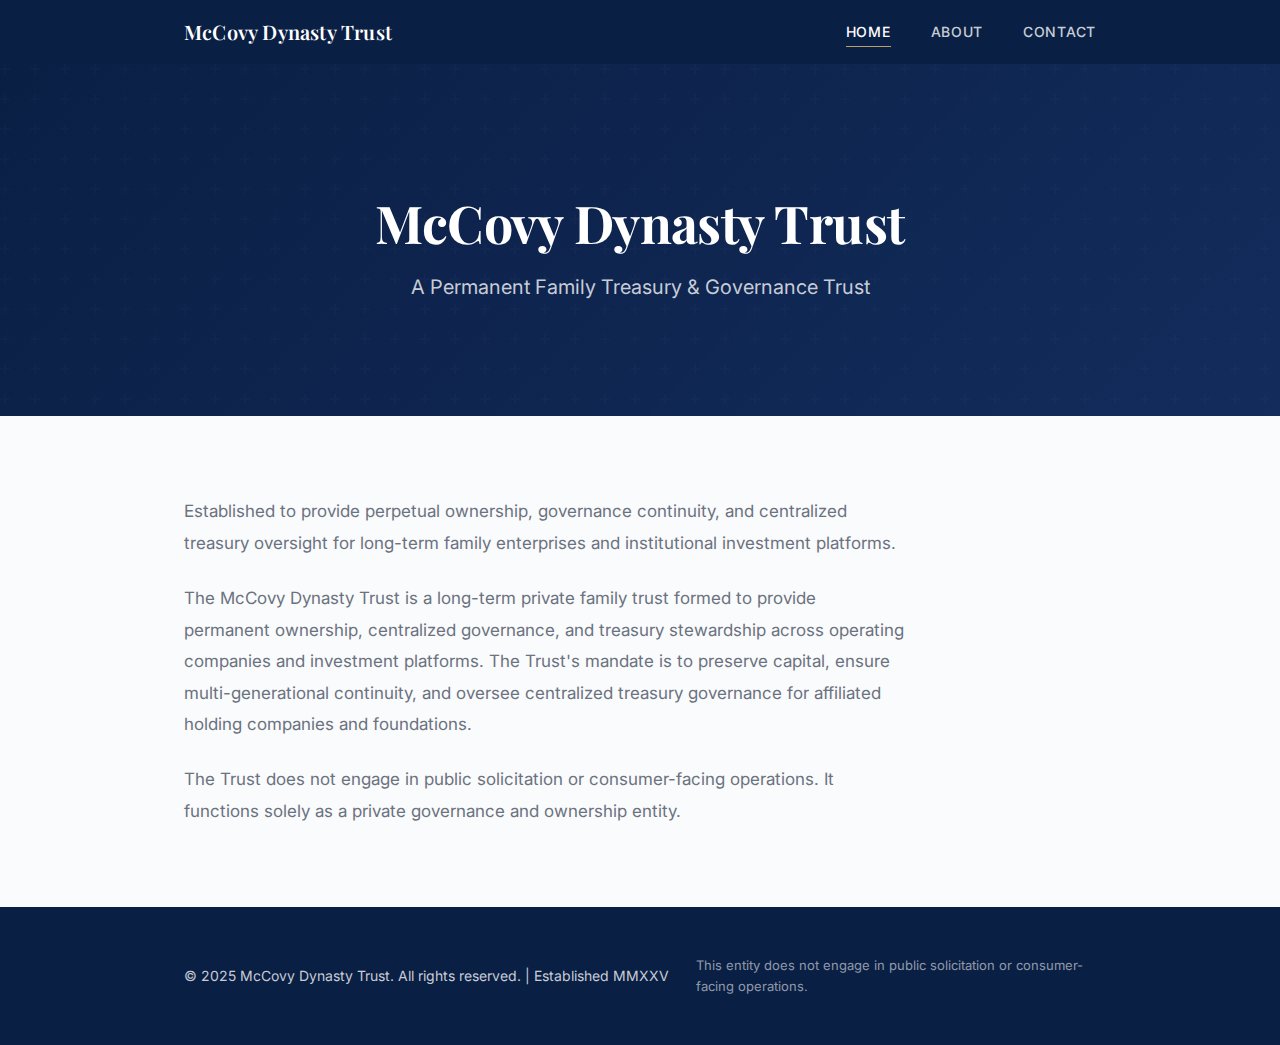
<file: sites/dynasty-trust/index.html>
<!DOCTYPE html>
<html lang="en">
<head>
  <meta charset="UTF-8">
  <meta name="viewport" content="width=device-width, initial-scale=1.0">
  <title>McCovy Dynasty Trust | A Permanent Family Treasury & Governance Trust</title>
  <meta name="description" content="Established to provide perpetual ownership, governance continuity, and centralized treasury oversight for long-term family enterprises and institutional investment platforms.">
  <meta name="robots" content="index, follow">
  <link rel="stylesheet" href="styles.css">
</head>
<body>
  <div class="page-wrapper">

    <header class="header">
      <div class="container header-inner">
        <a href="index.html" class="logo">McCovy Dynasty Trust</a>
        <nav class="nav">
          <a href="index.html" class="nav-link active">Home</a>
          <a href="about.html" class="nav-link">About</a>
          <a href="contact.html" class="nav-link">Contact</a>
        </nav>
      </div>
    </header>

    <main class="main-content">
      <section class="hero">
        <div class="container">
          <h1 class="hero-title">McCovy Dynasty Trust</h1>
          <p class="hero-subtitle">A Permanent Family Treasury & Governance Trust</p>
        </div>
      </section>

      <section class="section">
        <div class="container">
          <p class="body-text">
            Established to provide perpetual ownership, governance continuity, and centralized treasury oversight for long-term family enterprises and institutional investment platforms.
          </p>
          <p class="body-text">
            The McCovy Dynasty Trust is a long-term private family trust formed to provide permanent ownership, centralized governance, and treasury stewardship across operating companies and investment platforms. The Trust's mandate is to preserve capital, ensure multi-generational continuity, and oversee centralized treasury governance for affiliated holding companies and foundations.
          </p>
          <p class="body-text">
            The Trust does not engage in public solicitation or consumer-facing operations. It functions solely as a private governance and ownership entity.
          </p>
        </div>
      </section>
    </main>

    <footer class="footer">
      <div class="container footer-inner">
        <p>&copy; 2025 McCovy Dynasty Trust. All rights reserved. | Established MMXXV</p>
        <p class="footer-legal">
          This entity does not engage in public solicitation or consumer-facing operations.
        </p>
      </div>
    </footer>

  </div>
</body>
</html>
</file>
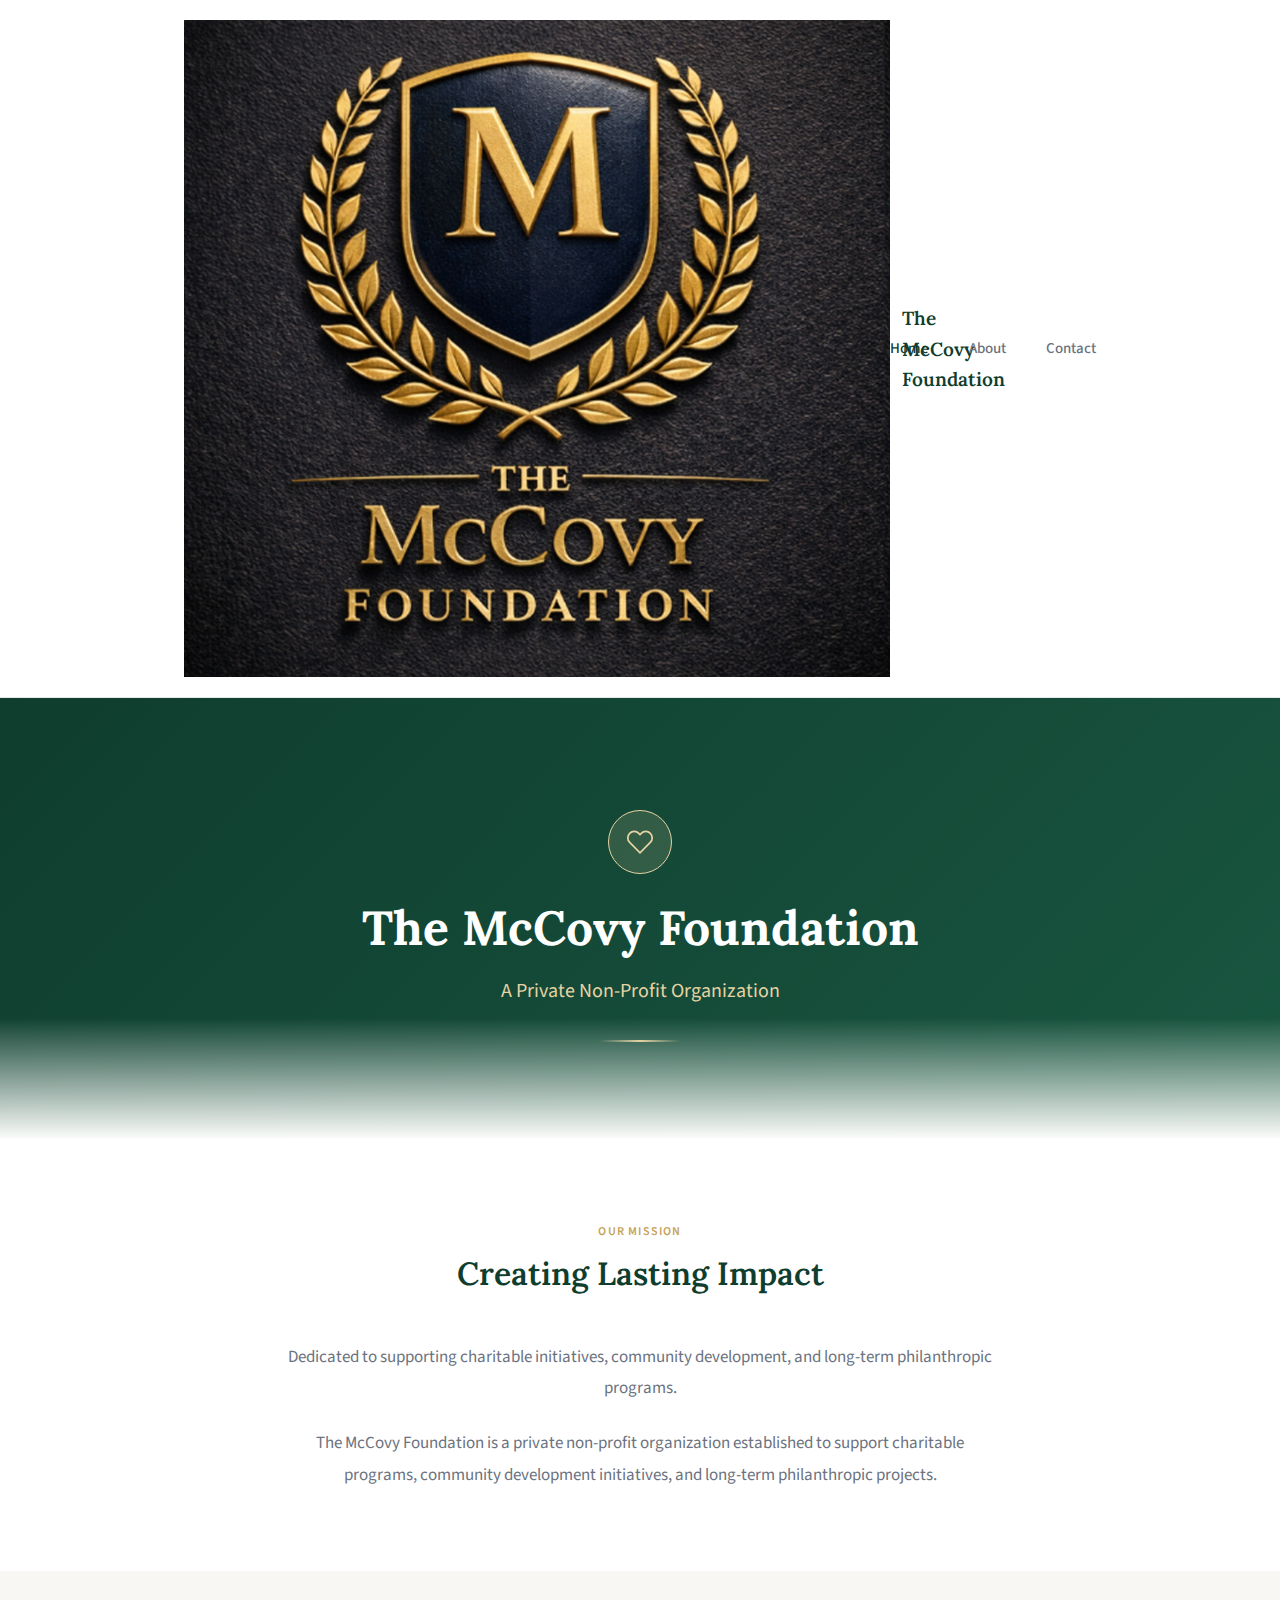
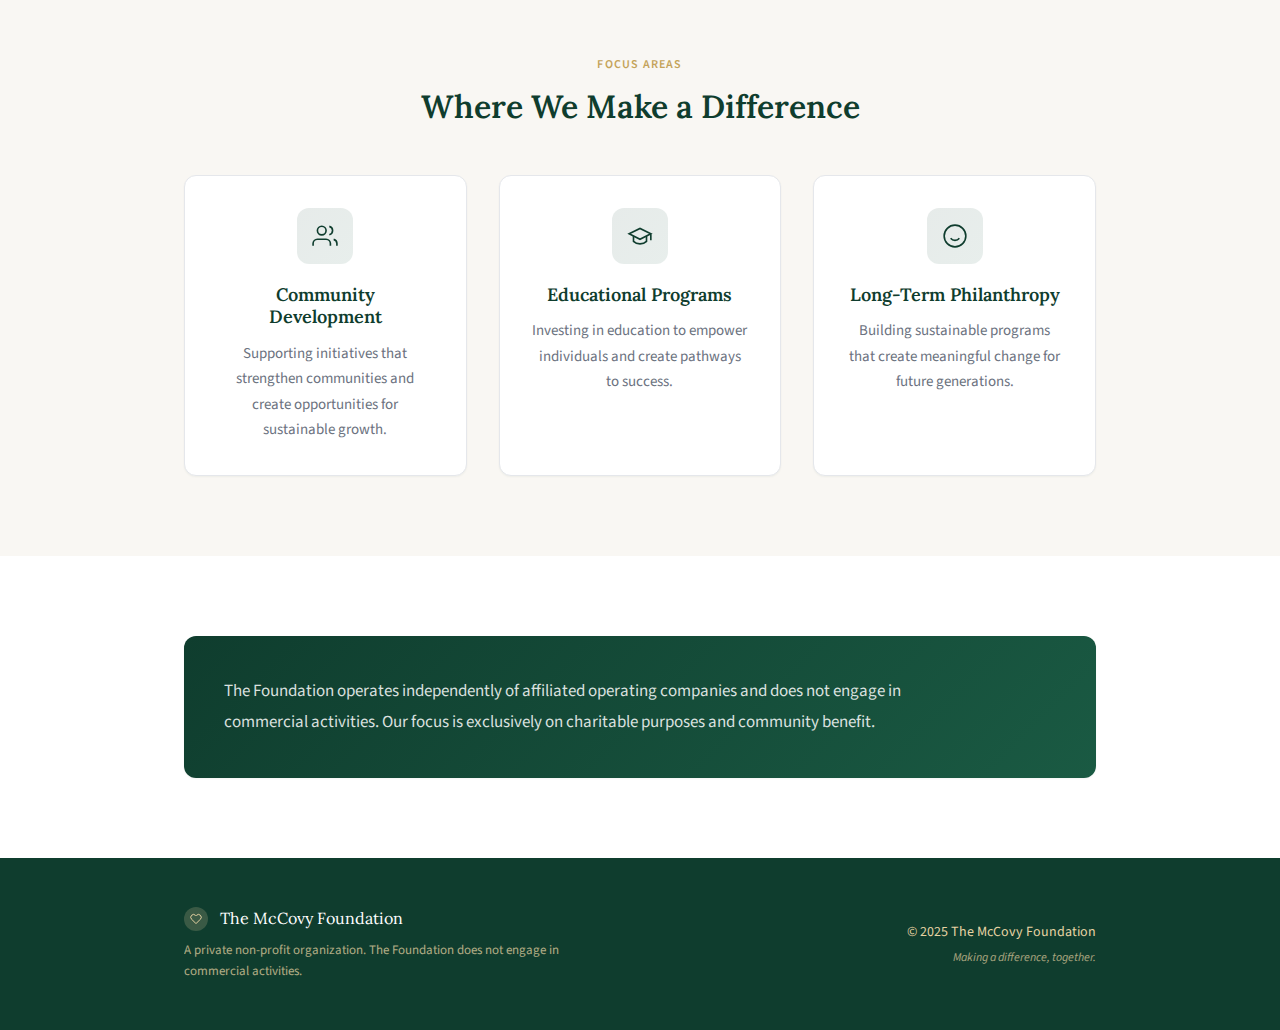
<file: sites/foundation/index.html>
<!DOCTYPE html>
<html lang="en">
<head>
  <meta charset="UTF-8">
  <meta name="viewport" content="width=device-width, initial-scale=1.0">
  <title>The McCovy Foundation | A Private Non-Profit Organization</title>
  <meta name="description" content="Dedicated to supporting charitable initiatives, community development, and long-term philanthropic programs.">
  <meta name="robots" content="index, follow">
  <link rel="stylesheet" href="styles.css">
</head>
<body>
  <div class="page-wrapper">

    <header class="header">
      <div class="container header-inner">
        <a href="index.html" class="logo">
          <img src="crest-foundation.png" alt="McCovy Crest" class="logo-crest">
          The McCovy Foundation
        </a>
        <nav class="nav">
          <a href="index.html" class="nav-link active">Home</a>
          <a href="about.html" class="nav-link">About</a>
          <a href="contact.html" class="nav-link">Contact</a>
        </nav>
      </div>
    </header>

    <main class="main-content">
      <section class="hero">
        <div class="container">
          <div class="hero-icon">
            <svg viewBox="0 0 24 24" xmlns="http://www.w3.org/2000/svg">
              <path d="M20.84 4.61a5.5 5.5 0 0 0-7.78 0L12 5.67l-1.06-1.06a5.5 5.5 0 0 0-7.78 7.78l1.06 1.06L12 21.23l7.78-7.78 1.06-1.06a5.5 5.5 0 0 0 0-7.78z"/>
            </svg>
          </div>
          <h1 class="hero-title">The McCovy Foundation</h1>
          <p class="hero-subtitle">A Private Non-Profit Organization</p>
          <div class="hero-divider"></div>
        </div>
      </section>

      <section class="section section-light">
        <div class="container">
          <div class="section-header">
            <span class="section-label">Our Mission</span>
            <h2 class="section-title">Creating Lasting Impact</h2>
          </div>
          <p class="body-text body-text-centered">
            Dedicated to supporting charitable initiatives, community development, and long-term philanthropic programs.
          </p>
          <p class="body-text body-text-centered">
            The McCovy Foundation is a private non-profit organization established to support charitable programs, community development initiatives, and long-term philanthropic projects.
          </p>
        </div>
      </section>

      <section class="section section-warm">
        <div class="container">
          <div class="section-header">
            <span class="section-label">Focus Areas</span>
            <h2 class="section-title">Where We Make a Difference</h2>
          </div>
          <div class="focus-grid">
            <div class="focus-card">
              <div class="focus-icon">
                <svg viewBox="0 0 24 24" xmlns="http://www.w3.org/2000/svg">
                  <path d="M17 21v-2a4 4 0 0 0-4-4H5a4 4 0 0 0-4 4v2"/><circle cx="9" cy="7" r="4"/><path d="M23 21v-2a4 4 0 0 0-3-3.87M16 3.13a4 4 0 0 1 0 7.75"/>
                </svg>
              </div>
              <h3 class="focus-title">Community Development</h3>
              <p class="focus-text">Supporting initiatives that strengthen communities and create opportunities for sustainable growth.</p>
            </div>
            <div class="focus-card">
              <div class="focus-icon">
                <svg viewBox="0 0 24 24" xmlns="http://www.w3.org/2000/svg">
                  <path d="M22 10v6M2 10l10-5 10 5-10 5z"/><path d="M6 12v5c3 3 9 3 12 0v-5"/>
                </svg>
              </div>
              <h3 class="focus-title">Educational Programs</h3>
              <p class="focus-text">Investing in education to empower individuals and create pathways to success.</p>
            </div>
            <div class="focus-card">
              <div class="focus-icon">
                <svg viewBox="0 0 24 24" xmlns="http://www.w3.org/2000/svg">
                  <circle cx="12" cy="12" r="10"/><path d="M8 14s1.5 2 4 2 4-2 4-2M9 9h.01M15 9h.01"/>
                </svg>
              </div>
              <h3 class="focus-title">Long-Term Philanthropy</h3>
              <p class="focus-text">Building sustainable programs that create meaningful change for future generations.</p>
            </div>
          </div>
        </div>
      </section>

      <section class="section section-light">
        <div class="container">
          <div class="content-card content-card-accent">
            <p class="body-text">
              The Foundation operates independently of affiliated operating companies and does not engage in commercial activities. Our focus is exclusively on charitable purposes and community benefit.
            </p>
          </div>
        </div>
      </section>
    </main>

    <footer class="footer">
      <div class="container footer-inner">
        <div class="footer-info">
          <p class="footer-brand">
            <span class="footer-brand-icon">
              <svg viewBox="0 0 24 24" xmlns="http://www.w3.org/2000/svg">
                <path d="M20.84 4.61a5.5 5.5 0 0 0-7.78 0L12 5.67l-1.06-1.06a5.5 5.5 0 0 0-7.78 7.78l1.06 1.06L12 21.23l7.78-7.78 1.06-1.06a5.5 5.5 0 0 0 0-7.78z"/>
              </svg>
            </span>
            The McCovy Foundation
          </p>
          <p class="footer-legal">
            A private non-profit organization. The Foundation does not engage in commercial activities.
          </p>
        </div>
        <div class="footer-meta">
          <p class="footer-copyright">&copy; 2025 The McCovy Foundation</p>
          <p class="footer-tagline">Making a difference, together.</p>
        </div>
      </div>
    </footer>

  </div>
</body>
</html>
</file>
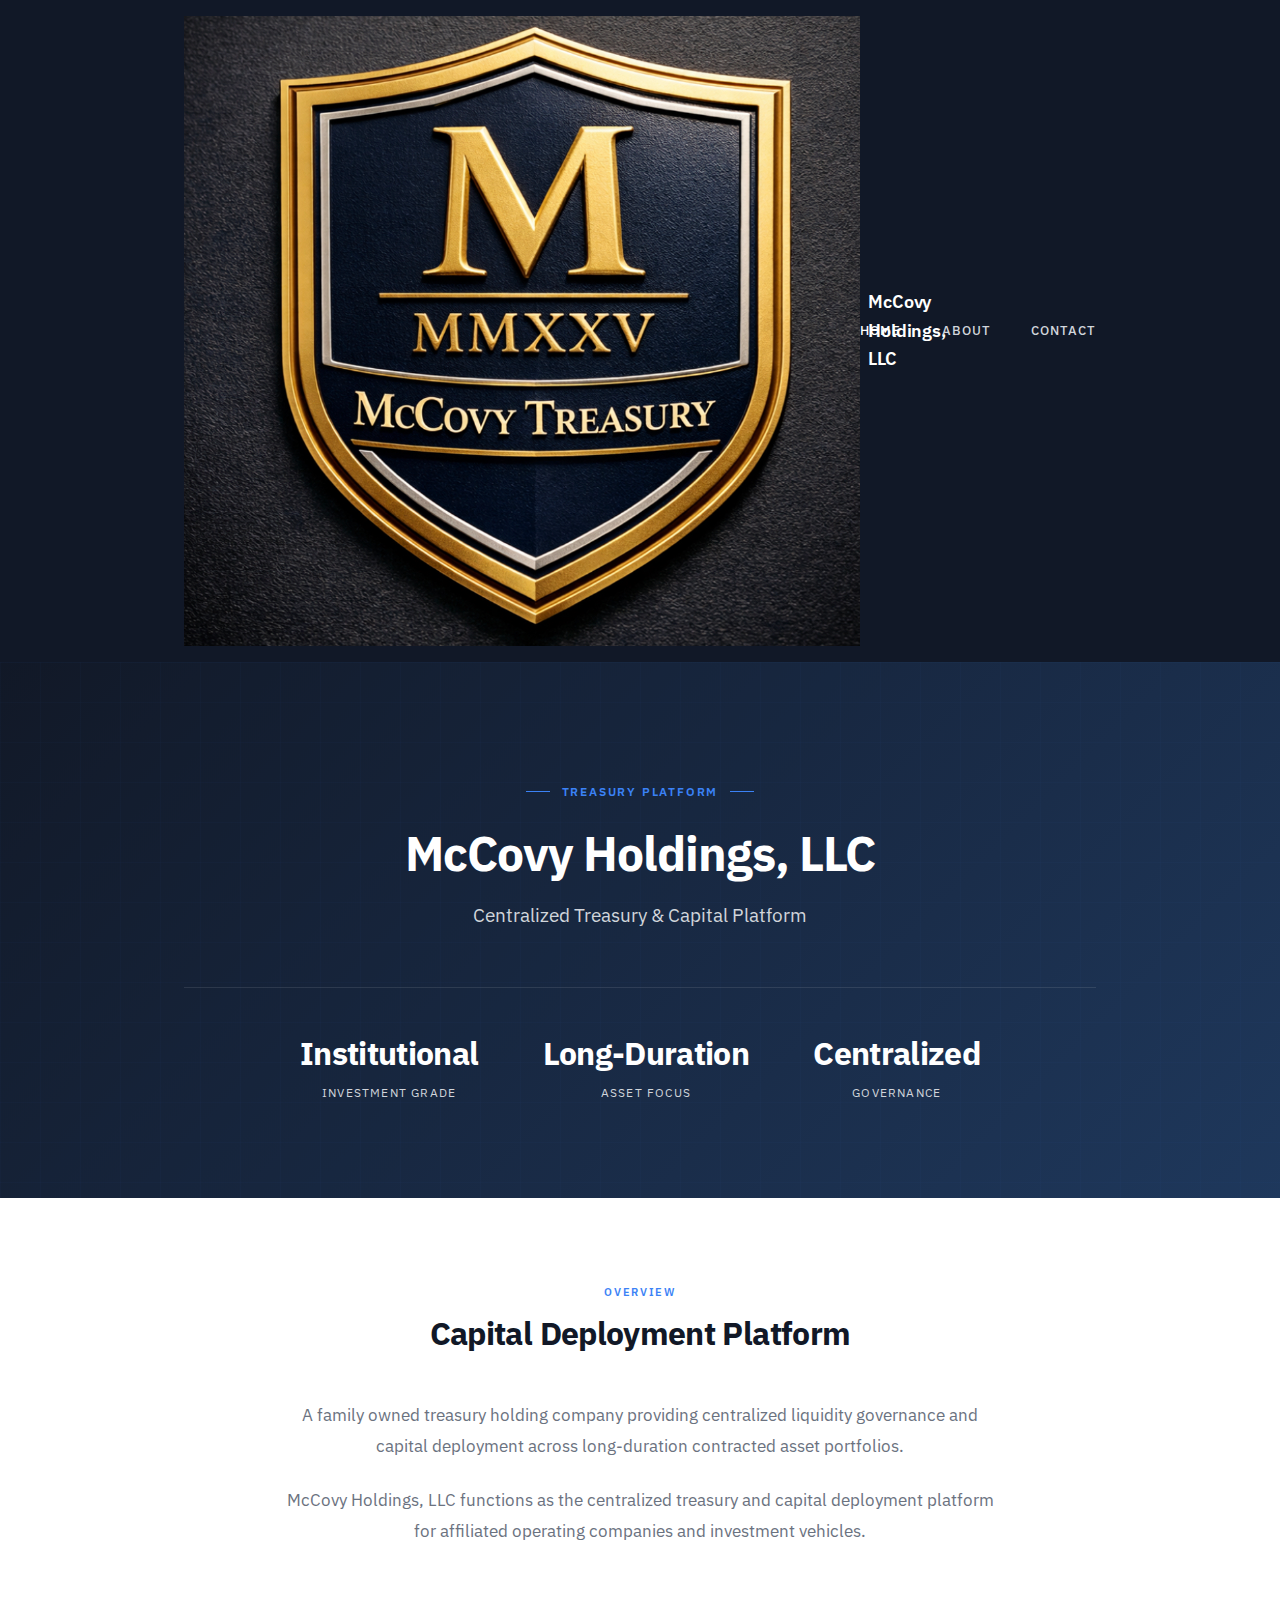
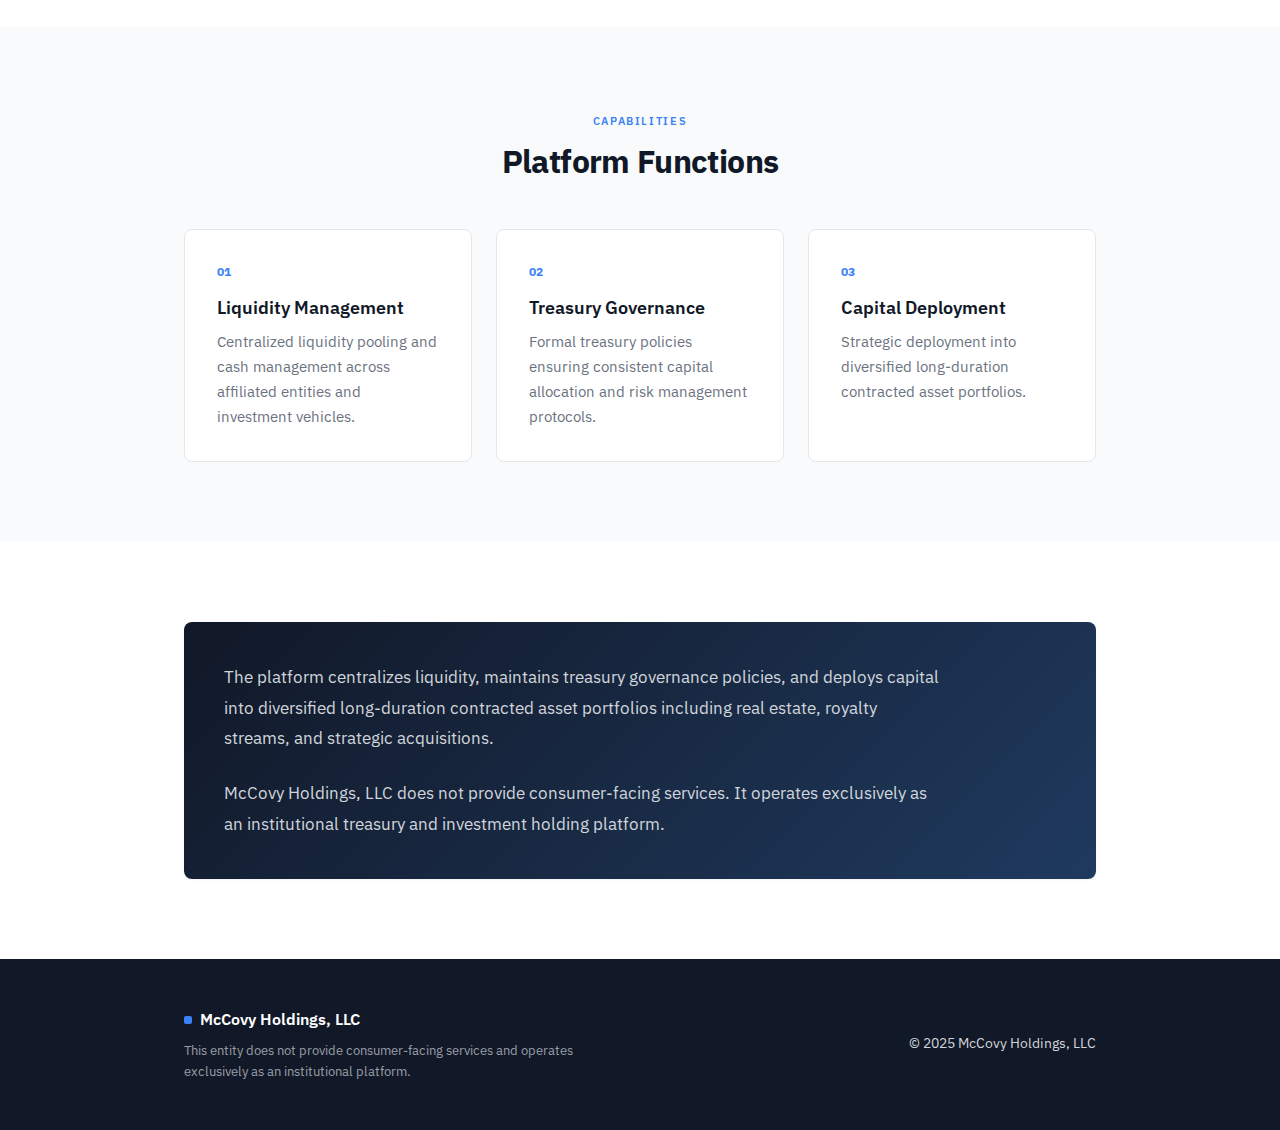
<file: sites/holdings/index.html>
<!DOCTYPE html>
<html lang="en">
<head>
  <meta charset="UTF-8">
  <meta name="viewport" content="width=device-width, initial-scale=1.0">
  <title>McCovy Holdings, LLC | Centralized Treasury & Capital Platform</title>
  <meta name="description" content="A family owned treasury holding company providing centralized liquidity governance and capital deployment across long-duration contracted asset portfolios.">
  <meta name="robots" content="index, follow">
  <link rel="stylesheet" href="styles.css">
</head>
<body>
  <div class="page-wrapper">

    <header class="header">
      <div class="container header-inner">
        <a href="index.html" class="logo">
          <img src="crest.png" alt="McCovy Crest" class="logo-crest">
          McCovy Holdings, LLC
        </a>
        <nav class="nav">
          <a href="index.html" class="nav-link active">Home</a>
          <a href="about.html" class="nav-link">About</a>
          <a href="contact.html" class="nav-link">Contact</a>
        </nav>
      </div>
    </header>

    <main class="main-content">
      <section class="hero">
        <div class="container" style="text-align: center;">
          <span class="hero-eyebrow">Treasury Platform</span>
          <h1 class="hero-title">McCovy Holdings, LLC</h1>
          <p class="hero-subtitle">Centralized Treasury & Capital Platform</p>
          <div class="hero-stats">
            <div class="hero-stat">
              <div class="hero-stat-value">Institutional</div>
              <div class="hero-stat-label">Investment Grade</div>
            </div>
            <div class="hero-stat">
              <div class="hero-stat-value">Long-Duration</div>
              <div class="hero-stat-label">Asset Focus</div>
            </div>
            <div class="hero-stat">
              <div class="hero-stat-value">Centralized</div>
              <div class="hero-stat-label">Governance</div>
            </div>
          </div>
        </div>
      </section>

      <section class="section section-light">
        <div class="container">
          <div class="section-header">
            <span class="section-label">Overview</span>
            <h2 class="section-title">Capital Deployment Platform</h2>
          </div>
          <p class="body-text body-text-centered">
            A family owned treasury holding company providing centralized liquidity governance and capital deployment across long-duration contracted asset portfolios.
          </p>
          <p class="body-text body-text-centered">
            McCovy Holdings, LLC functions as the centralized treasury and capital deployment platform for affiliated operating companies and investment vehicles.
          </p>
        </div>
      </section>

      <section class="section">
        <div class="container">
          <div class="section-header">
            <span class="section-label">Capabilities</span>
            <h2 class="section-title">Platform Functions</h2>
          </div>
          <div class="feature-grid">
            <div class="feature-card">
              <div class="feature-number">01</div>
              <h3 class="feature-title">Liquidity Management</h3>
              <p class="feature-text">Centralized liquidity pooling and cash management across affiliated entities and investment vehicles.</p>
            </div>
            <div class="feature-card">
              <div class="feature-number">02</div>
              <h3 class="feature-title">Treasury Governance</h3>
              <p class="feature-text">Formal treasury policies ensuring consistent capital allocation and risk management protocols.</p>
            </div>
            <div class="feature-card">
              <div class="feature-number">03</div>
              <h3 class="feature-title">Capital Deployment</h3>
              <p class="feature-text">Strategic deployment into diversified long-duration contracted asset portfolios.</p>
            </div>
          </div>
        </div>
      </section>

      <section class="section section-light">
        <div class="container">
          <div class="content-card content-card-dark">
            <p class="body-text">
              The platform centralizes liquidity, maintains treasury governance policies, and deploys capital into diversified long-duration contracted asset portfolios including real estate, royalty streams, and strategic acquisitions.
            </p>
            <p class="body-text">
              McCovy Holdings, LLC does not provide consumer-facing services. It operates exclusively as an institutional treasury and investment holding platform.
            </p>
          </div>
        </div>
      </section>
    </main>

    <footer class="footer">
      <div class="container footer-inner">
        <div class="footer-info">
          <p class="footer-brand">
            <span class="logo-mark"></span>
            McCovy Holdings, LLC
          </p>
          <p class="footer-legal">
            This entity does not provide consumer-facing services and operates exclusively as an institutional platform.
          </p>
        </div>
        <div class="footer-meta">
          <p class="footer-copyright">&copy; 2025 McCovy Holdings, LLC</p>
        </div>
      </div>
    </footer>

  </div>
</body>
</html>
</file>
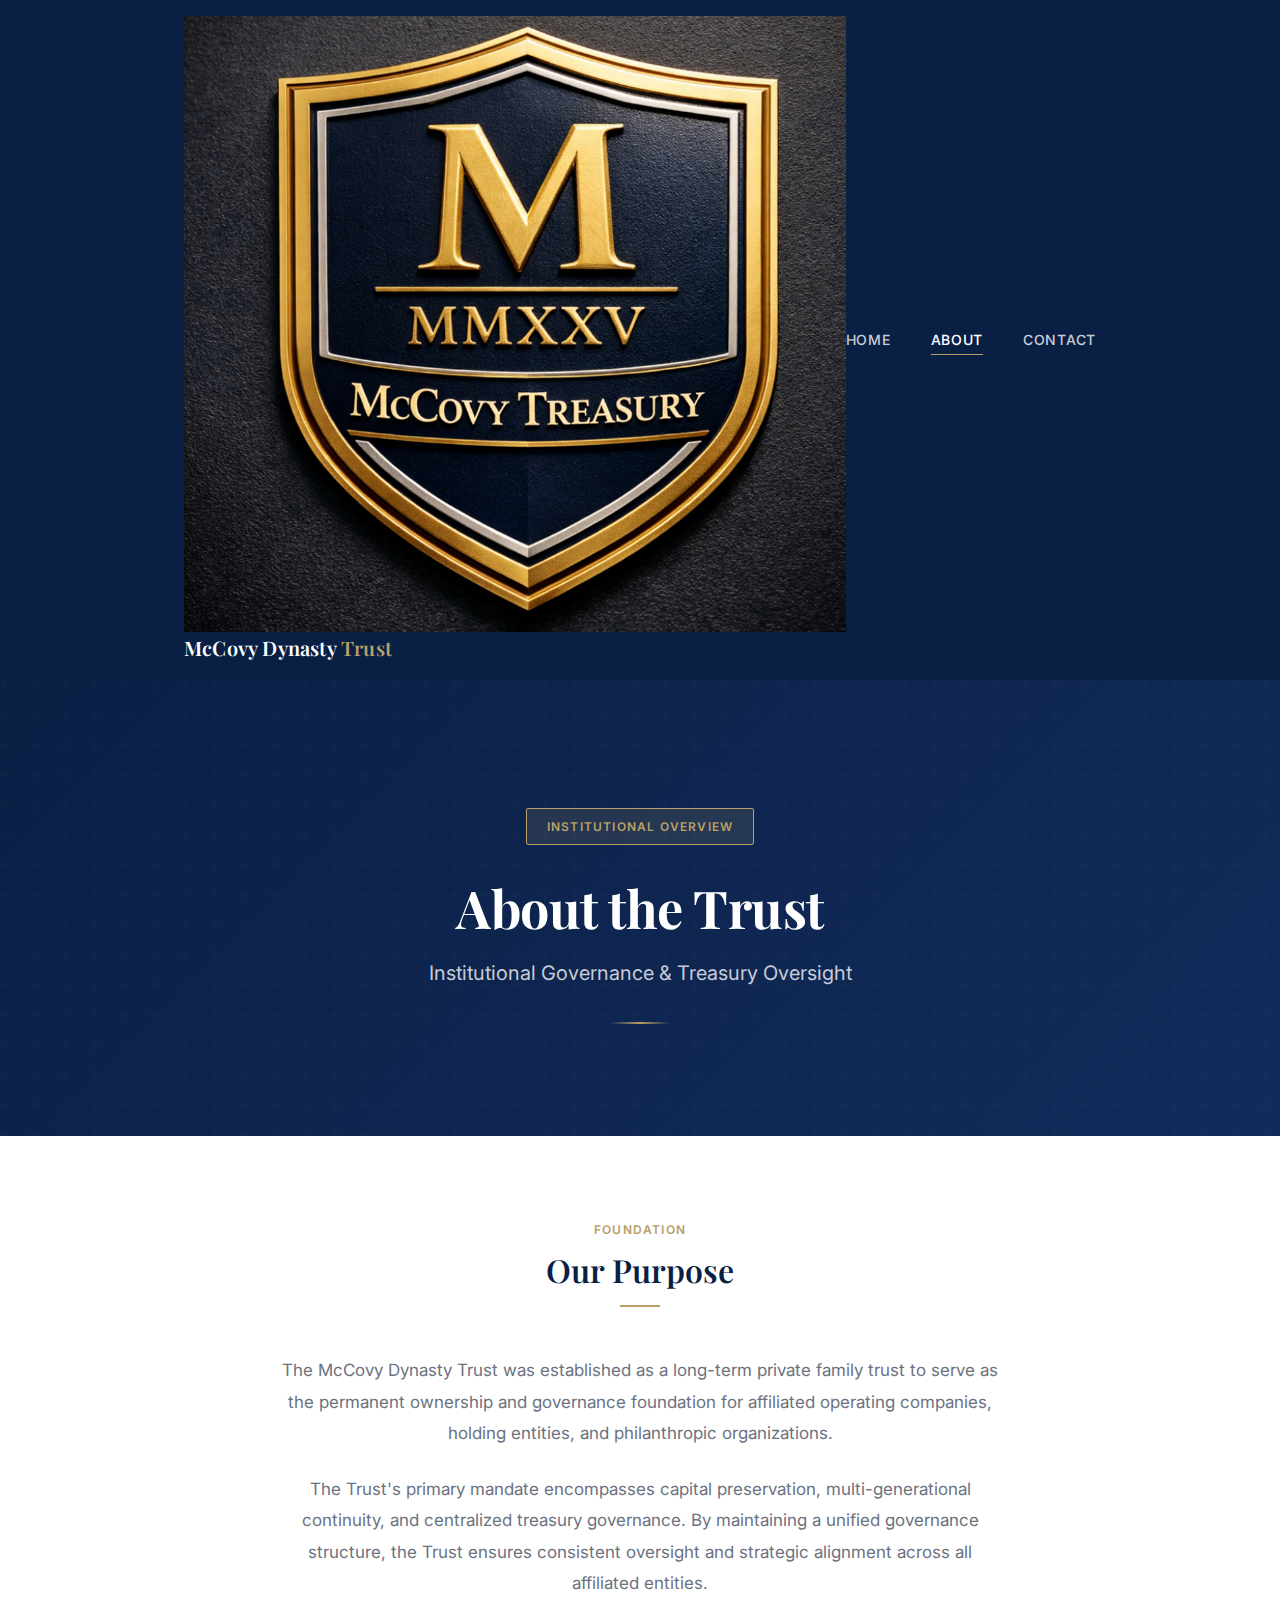
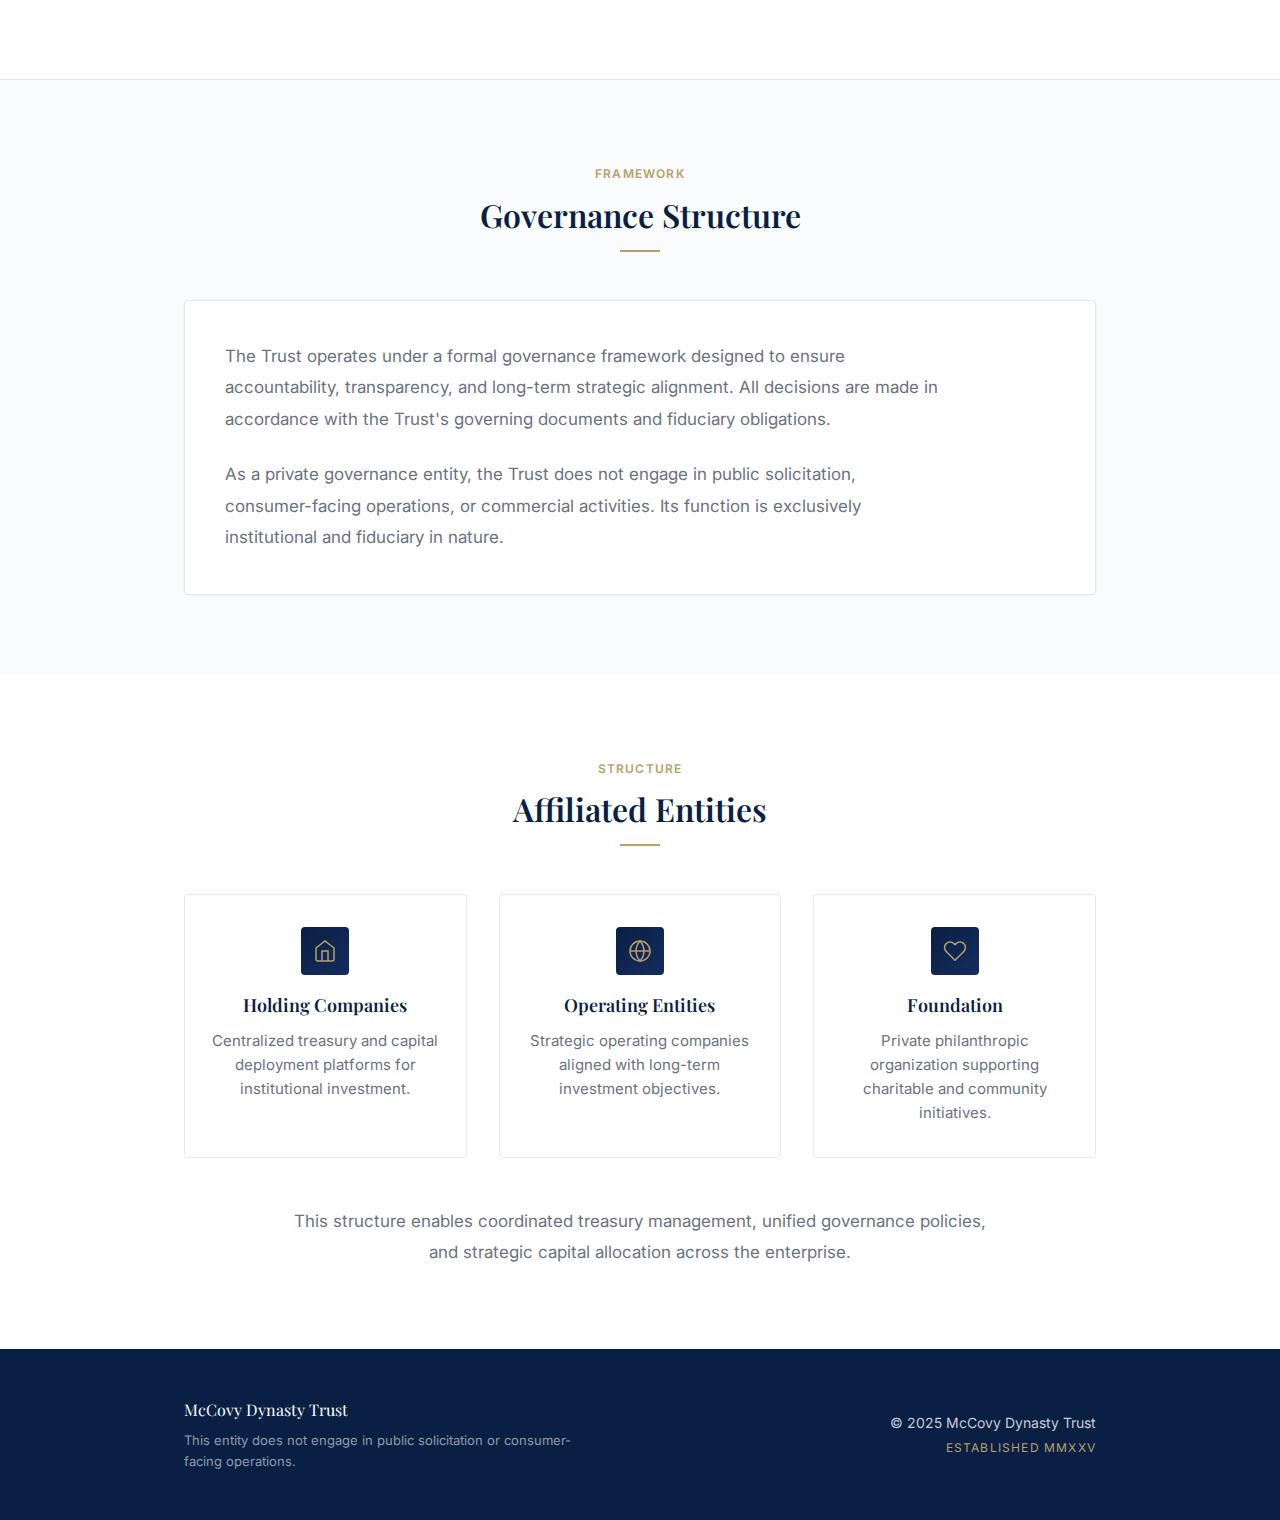
<file: sites/dynasty-trust/about.html>
<!DOCTYPE html>
<html lang="en">
<head>
  <meta charset="UTF-8">
  <meta name="viewport" content="width=device-width, initial-scale=1.0">
  <title>About | McCovy Dynasty Trust</title>
  <meta name="description" content="Learn about the McCovy Dynasty Trust, a long-term private family trust formed to provide permanent ownership, centralized governance, and treasury stewardship.">
  <meta name="robots" content="index, follow">
  <link rel="stylesheet" href="styles.css">
</head>
<body>
  <div class="page-wrapper">

    <header class="header">
      <div class="container header-inner">
        <a href="index.html" class="logo">
          <img src="crest.png" alt="McCovy Crest" class="logo-crest">
          McCovy Dynasty <span class="logo-accent">Trust</span>
        </a>
        <nav class="nav">
          <a href="index.html" class="nav-link">Home</a>
          <a href="about.html" class="nav-link active">About</a>
          <a href="contact.html" class="nav-link">Contact</a>
        </nav>
      </div>
    </header>

    <main class="main-content">
      <section class="hero">
        <div class="container">
          <span class="hero-badge">Institutional Overview</span>
          <h1 class="hero-title">About the Trust</h1>
          <p class="hero-subtitle">Institutional Governance & Treasury Oversight</p>
          <div class="hero-divider"></div>
        </div>
      </section>

      <section class="section section-light section-border">
        <div class="container">
          <div class="section-header">
            <span class="section-label">Foundation</span>
            <h2 class="section-title">Our Purpose</h2>
            <div class="section-title-line"></div>
          </div>
          <p class="body-text body-text-centered">
            The McCovy Dynasty Trust was established as a long-term private family trust to serve as the permanent ownership and governance foundation for affiliated operating companies, holding entities, and philanthropic organizations.
          </p>
          <p class="body-text body-text-centered">
            The Trust's primary mandate encompasses capital preservation, multi-generational continuity, and centralized treasury governance. By maintaining a unified governance structure, the Trust ensures consistent oversight and strategic alignment across all affiliated entities.
          </p>
        </div>
      </section>

      <section class="section">
        <div class="container">
          <div class="section-header">
            <span class="section-label">Framework</span>
            <h2 class="section-title">Governance Structure</h2>
            <div class="section-title-line"></div>
          </div>
          <div class="content-card">
            <p class="body-text">
              The Trust operates under a formal governance framework designed to ensure accountability, transparency, and long-term strategic alignment. All decisions are made in accordance with the Trust's governing documents and fiduciary obligations.
            </p>
            <p class="body-text">
              As a private governance entity, the Trust does not engage in public solicitation, consumer-facing operations, or commercial activities. Its function is exclusively institutional and fiduciary in nature.
            </p>
          </div>
        </div>
      </section>

      <section class="section section-light">
        <div class="container">
          <div class="section-header">
            <span class="section-label">Structure</span>
            <h2 class="section-title">Affiliated Entities</h2>
            <div class="section-title-line"></div>
          </div>
          <div class="feature-grid">
            <div class="feature-item">
              <div class="feature-icon">
                <svg viewBox="0 0 24 24" xmlns="http://www.w3.org/2000/svg">
                  <path d="M3 9l9-7 9 7v11a2 2 0 0 1-2 2H5a2 2 0 0 1-2-2z"/><polyline points="9 22 9 12 15 12 15 22"/>
                </svg>
              </div>
              <h3 class="feature-title">Holding Companies</h3>
              <p class="feature-text">Centralized treasury and capital deployment platforms for institutional investment.</p>
            </div>
            <div class="feature-item">
              <div class="feature-icon">
                <svg viewBox="0 0 24 24" xmlns="http://www.w3.org/2000/svg">
                  <circle cx="12" cy="12" r="10"/><line x1="2" y1="12" x2="22" y2="12"/><path d="M12 2a15.3 15.3 0 0 1 4 10 15.3 15.3 0 0 1-4 10 15.3 15.3 0 0 1-4-10 15.3 15.3 0 0 1 4-10z"/>
                </svg>
              </div>
              <h3 class="feature-title">Operating Entities</h3>
              <p class="feature-text">Strategic operating companies aligned with long-term investment objectives.</p>
            </div>
            <div class="feature-item">
              <div class="feature-icon">
                <svg viewBox="0 0 24 24" xmlns="http://www.w3.org/2000/svg">
                  <path d="M20.84 4.61a5.5 5.5 0 0 0-7.78 0L12 5.67l-1.06-1.06a5.5 5.5 0 0 0-7.78 7.78l1.06 1.06L12 21.23l7.78-7.78 1.06-1.06a5.5 5.5 0 0 0 0-7.78z"/>
                </svg>
              </div>
              <h3 class="feature-title">Foundation</h3>
              <p class="feature-text">Private philanthropic organization supporting charitable and community initiatives.</p>
            </div>
          </div>
          <div style="margin-top: 3rem;">
            <p class="body-text body-text-centered">
              This structure enables coordinated treasury management, unified governance policies, and strategic capital allocation across the enterprise.
            </p>
          </div>
        </div>
      </section>
    </main>

    <footer class="footer">
      <div class="container footer-inner">
        <div class="footer-info">
          <p class="footer-brand">McCovy Dynasty Trust</p>
          <p class="footer-legal">
            This entity does not engage in public solicitation or consumer-facing operations.
          </p>
        </div>
        <div class="footer-meta">
          <p class="footer-copyright">&copy; 2025 McCovy Dynasty Trust</p>
          <p class="footer-established">Established MMXXV</p>
        </div>
      </div>
    </footer>

  </div>
</body>
</html>
</file>
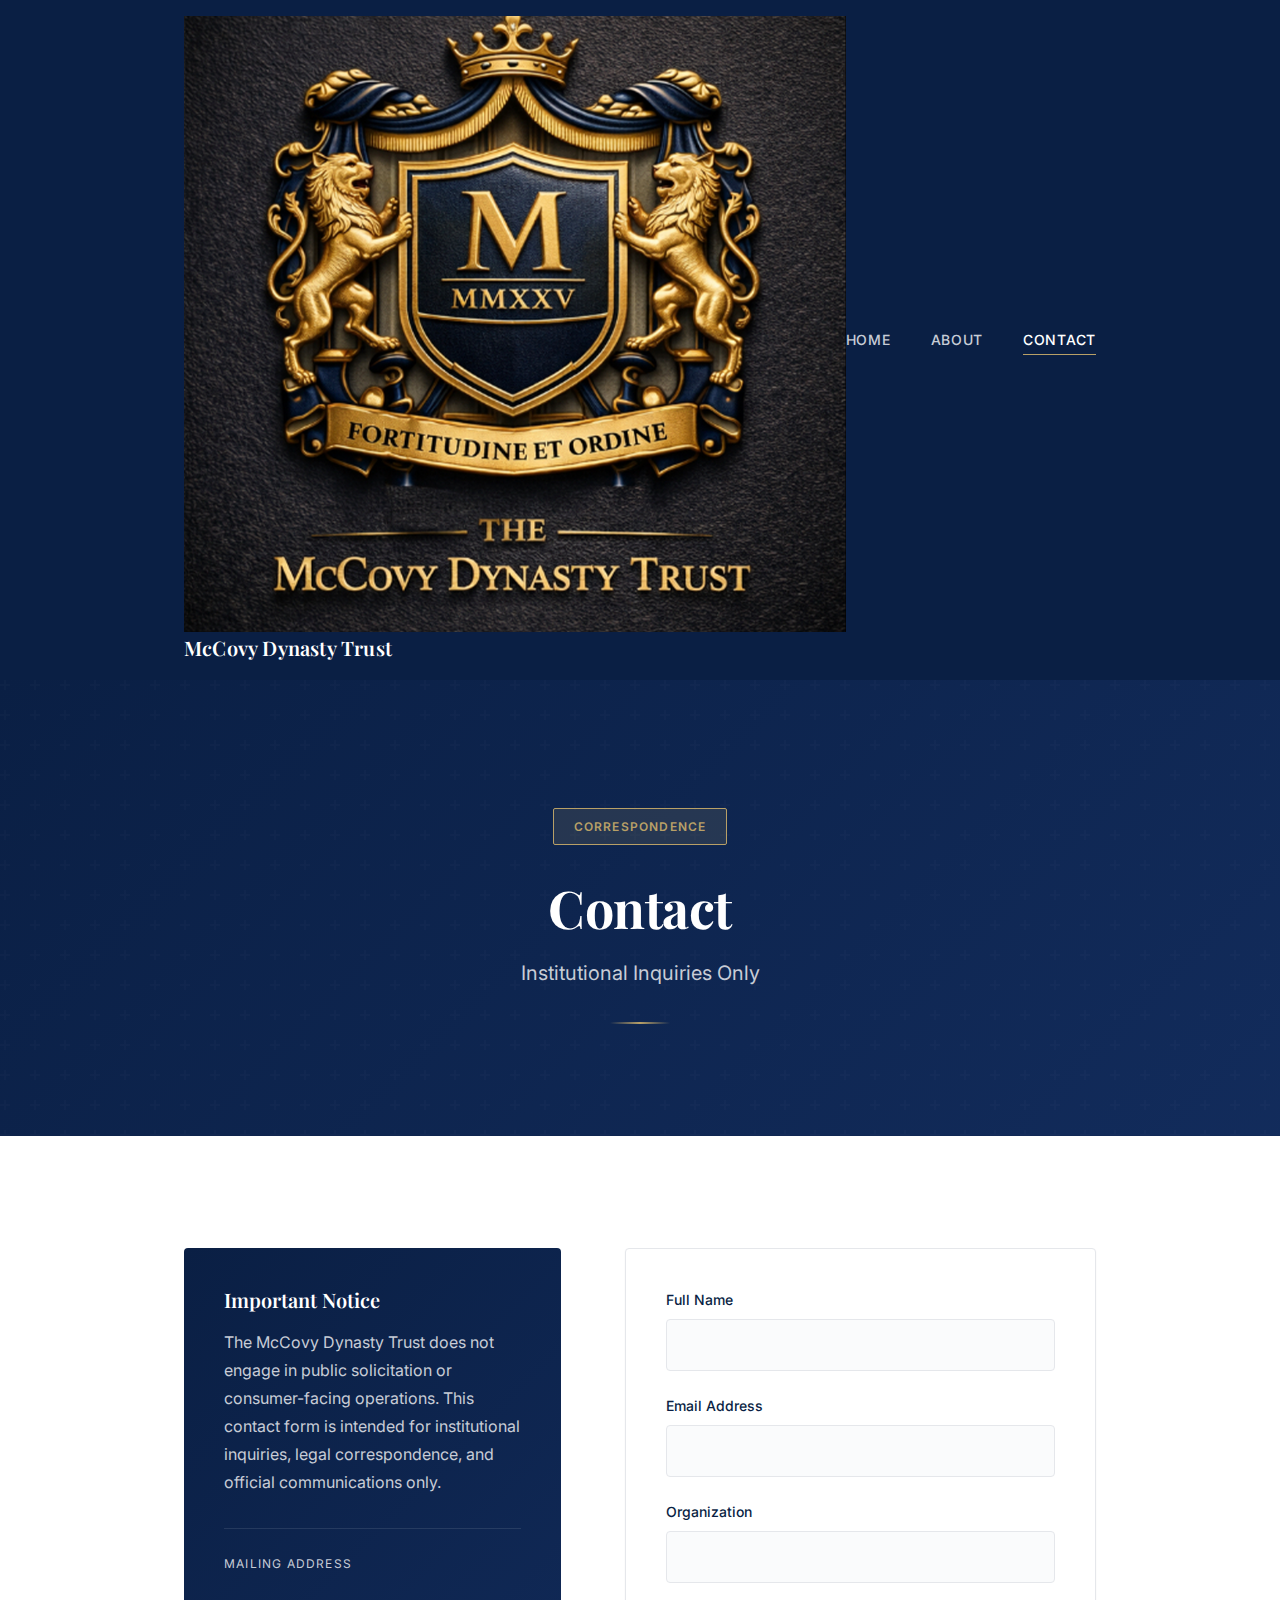
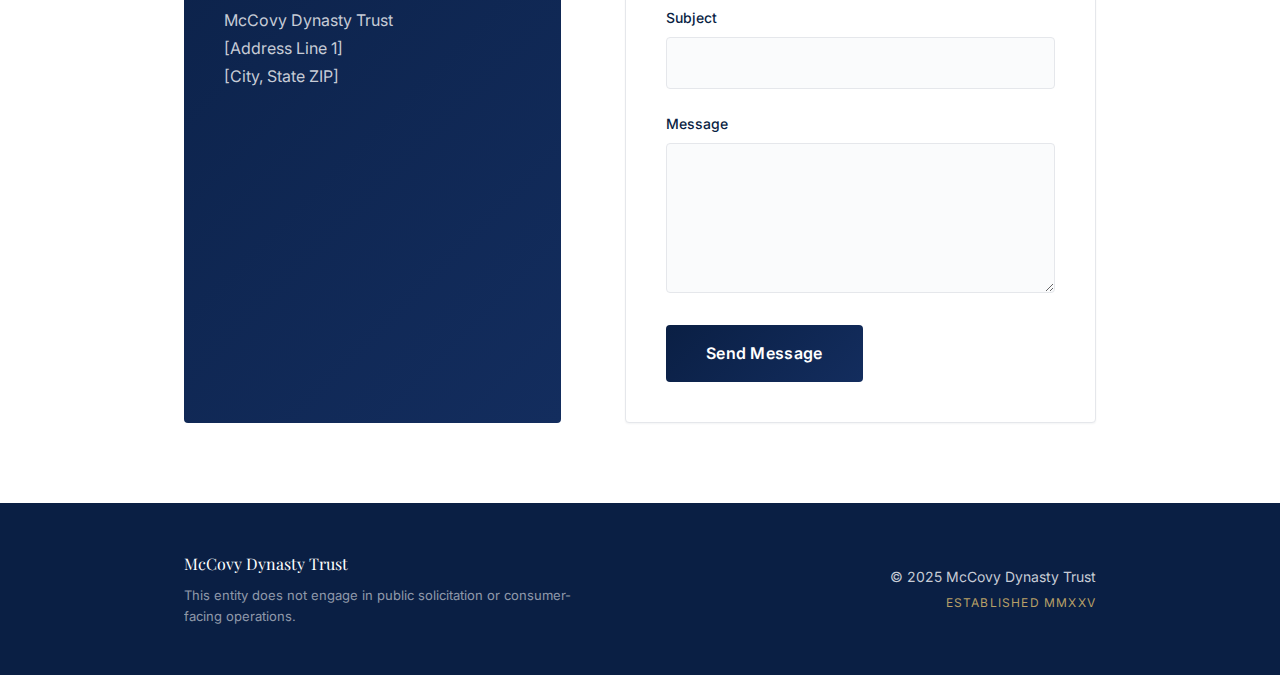
<file: sites/dynasty-trust/contact.html>
<!DOCTYPE html>
<html lang="en">
<head>
  <meta charset="UTF-8">
  <meta name="viewport" content="width=device-width, initial-scale=1.0">
  <title>Contact | McCovy Dynasty Trust</title>
  <meta name="description" content="Contact the McCovy Dynasty Trust for institutional inquiries.">
  <meta name="robots" content="index, follow">
  <link rel="stylesheet" href="styles.css">
</head>
<body>
  <div class="page-wrapper">

    <header class="header">
      <div class="container header-inner">
        <a href="index.html" class="logo">
          <img src="crest-trust.png" alt="McCovy Crest" class="logo-crest">
          McCovy Dynasty Trust
        </a>
        <nav class="nav">
          <a href="index.html" class="nav-link">Home</a>
          <a href="about.html" class="nav-link">About</a>
          <a href="contact.html" class="nav-link active">Contact</a>
        </nav>
      </div>
    </header>

    <main class="main-content">
      <section class="hero">
        <div class="container">
          <span class="hero-badge">Correspondence</span>
          <h1 class="hero-title">Contact</h1>
          <p class="hero-subtitle">Institutional Inquiries Only</p>
          <div class="hero-divider"></div>
        </div>
      </section>

      <section class="section section-light">
        <div class="container">
          <div class="contact-grid">

            <div class="contact-info-card">
              <h3>Important Notice</h3>
              <p>
                The McCovy Dynasty Trust does not engage in public solicitation or consumer-facing operations. This contact form is intended for institutional inquiries, legal correspondence, and official communications only.
              </p>
              <div class="contact-detail">
                <p class="contact-detail-label">Mailing Address</p>
                <p>
                  McCovy Dynasty Trust<br>
                  [Address Line 1]<br>
                  [City, State ZIP]
                </p>
              </div>
            </div>

            <div class="contact-form-card">
              <form class="contact-form" action="https://formspree.io/f/mykyaqky" method="POST">
                <div class="form-group">
                  <label for="name" class="form-label">Full Name</label>
                  <input type="text" id="name" name="name" class="form-input" required>
                </div>

                <div class="form-group">
                  <label for="email" class="form-label">Email Address</label>
                  <input type="email" id="email" name="email" class="form-input" required>
                </div>

                <div class="form-group">
                  <label for="organization" class="form-label">Organization</label>
                  <input type="text" id="organization" name="organization" class="form-input">
                </div>

                <div class="form-group">
                  <label for="subject" class="form-label">Subject</label>
                  <input type="text" id="subject" name="subject" class="form-input" required>
                </div>

                <div class="form-group">
                  <label for="message" class="form-label">Message</label>
                  <textarea id="message" name="message" class="form-textarea" required></textarea>
                </div>

                <button type="submit" class="form-button">Send Message</button>
              </form>
            </div>

          </div>
        </div>
      </section>
    </main>

    <footer class="footer">
      <div class="container footer-inner">
        <div class="footer-info">
          <p class="footer-brand">McCovy Dynasty Trust</p>
          <p class="footer-legal">
            This entity does not engage in public solicitation or consumer-facing operations.
          </p>
        </div>
        <div class="footer-meta">
          <p class="footer-copyright">&copy; 2025 McCovy Dynasty Trust</p>
          <p class="footer-established">Established MMXXV</p>
        </div>
      </div>
    </footer>

  </div>
</body>
</html>
</file>
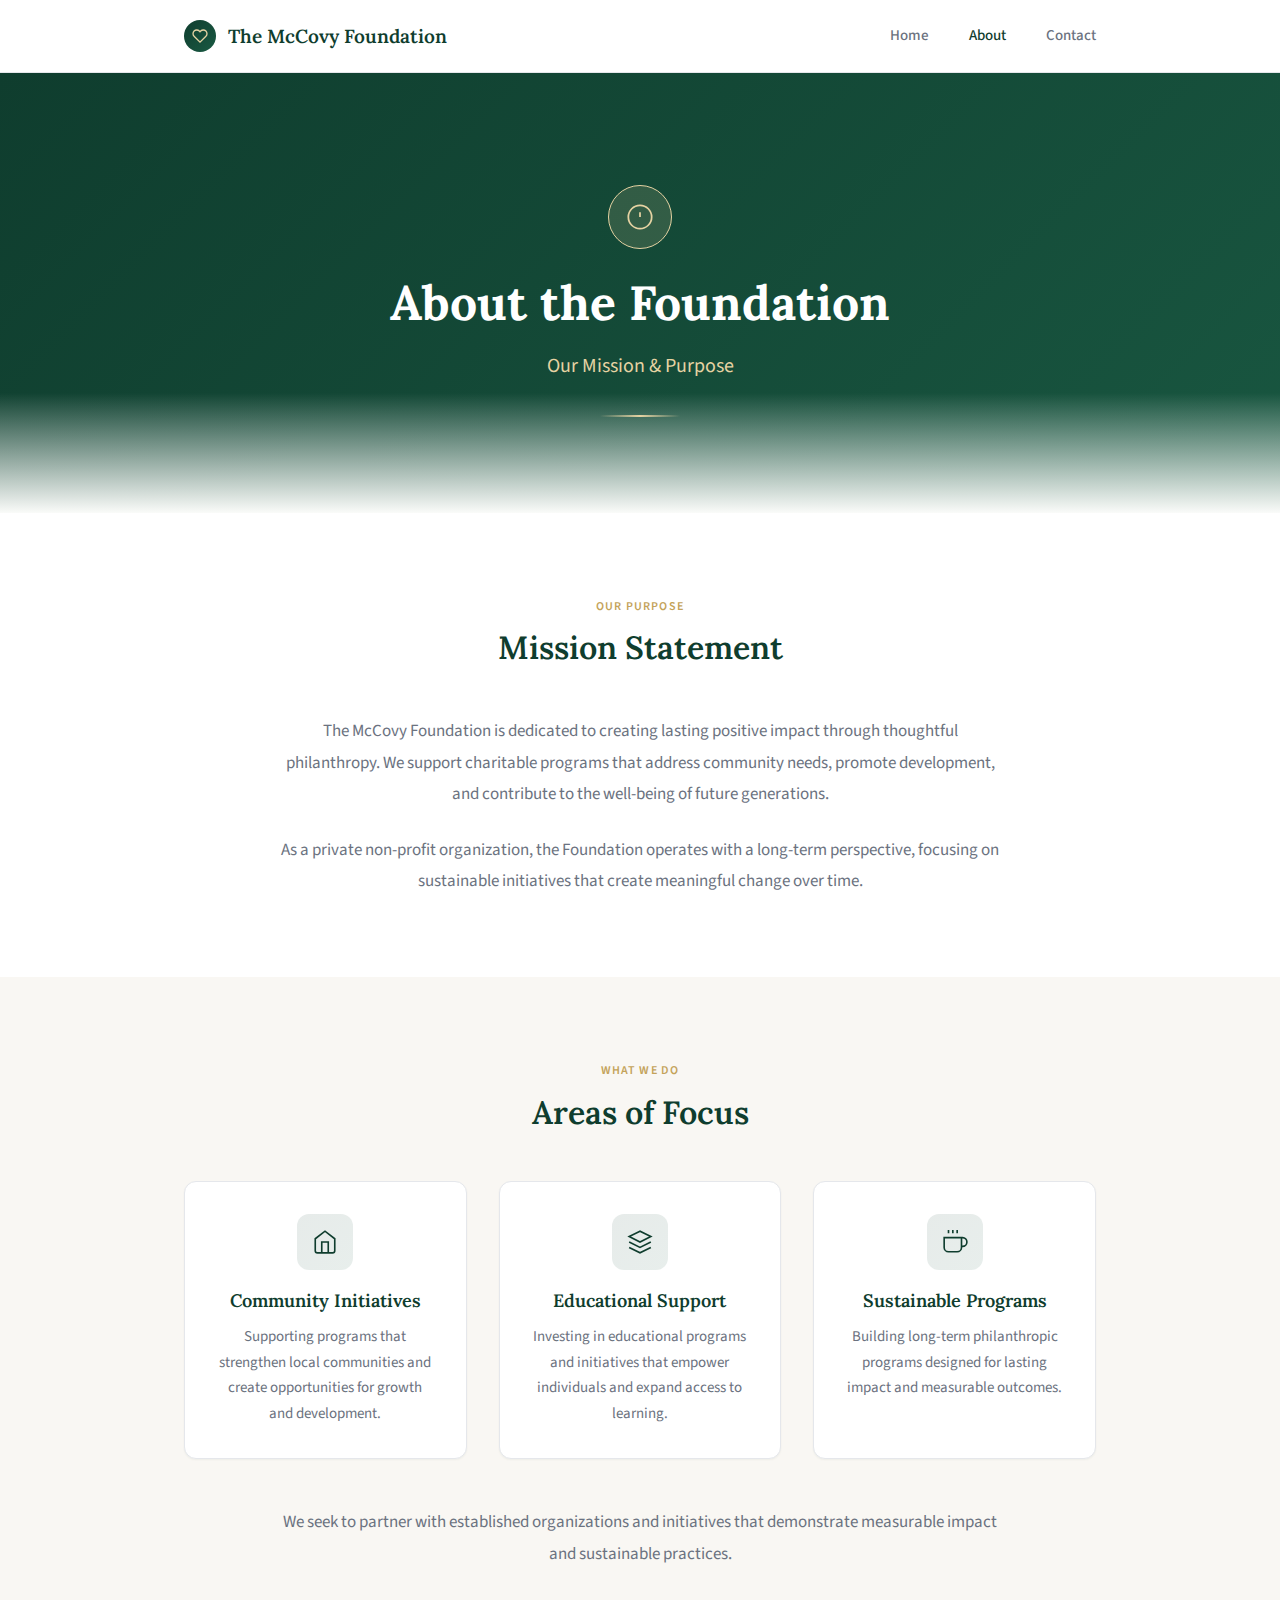
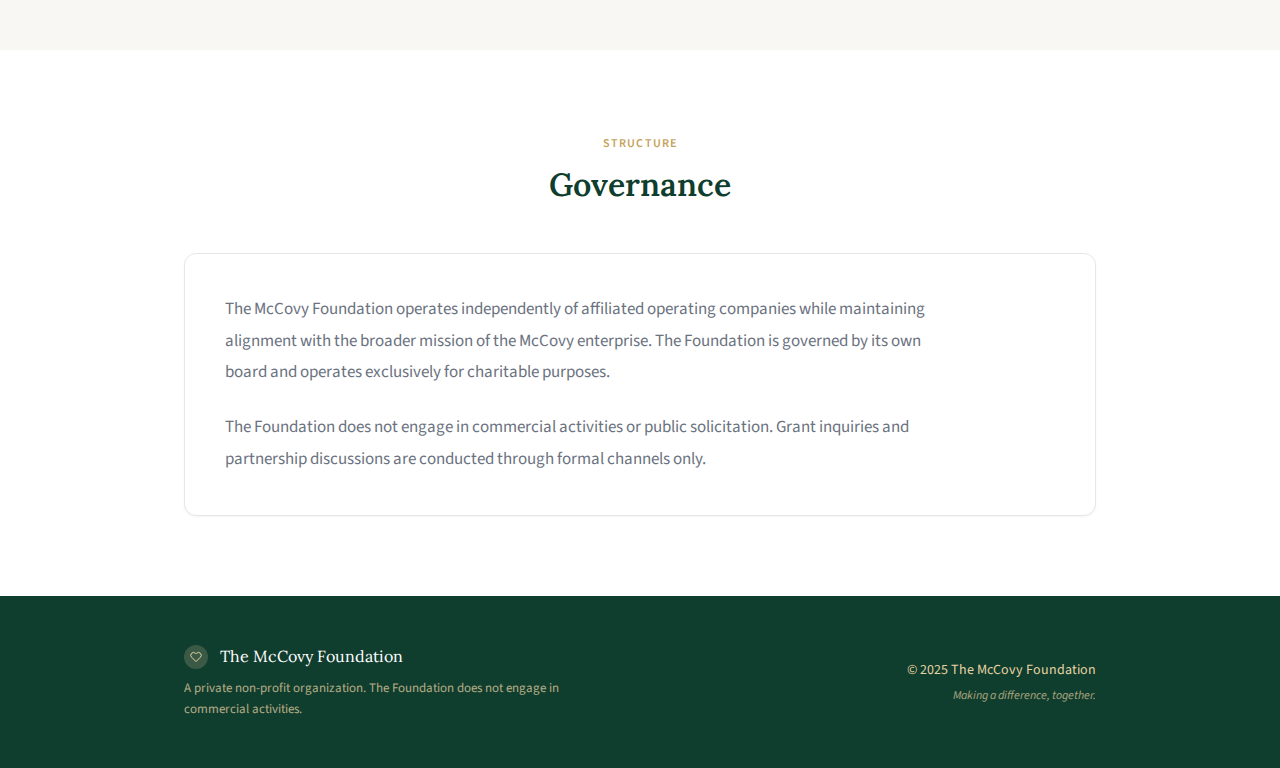
<file: sites/foundation/about.html>
<!DOCTYPE html>
<html lang="en">
<head>
  <meta charset="UTF-8">
  <meta name="viewport" content="width=device-width, initial-scale=1.0">
  <title>About | The McCovy Foundation</title>
  <meta name="description" content="Learn about The McCovy Foundation, a private non-profit organization dedicated to charitable initiatives and community development.">
  <meta name="robots" content="index, follow">
  <link rel="stylesheet" href="styles.css">
</head>
<body>
  <div class="page-wrapper">

    <header class="header">
      <div class="container header-inner">
        <a href="index.html" class="logo">
          <span class="logo-icon">
            <svg viewBox="0 0 24 24" xmlns="http://www.w3.org/2000/svg">
              <path d="M20.84 4.61a5.5 5.5 0 0 0-7.78 0L12 5.67l-1.06-1.06a5.5 5.5 0 0 0-7.78 7.78l1.06 1.06L12 21.23l7.78-7.78 1.06-1.06a5.5 5.5 0 0 0 0-7.78z"/>
            </svg>
          </span>
          The McCovy Foundation
        </a>
        <nav class="nav">
          <a href="index.html" class="nav-link">Home</a>
          <a href="about.html" class="nav-link active">About</a>
          <a href="contact.html" class="nav-link">Contact</a>
        </nav>
      </div>
    </header>

    <main class="main-content">
      <section class="hero">
        <div class="container">
          <div class="hero-icon">
            <svg viewBox="0 0 24 24" xmlns="http://www.w3.org/2000/svg">
              <circle cx="12" cy="12" r="10"/><line x1="12" y1="8" x2="12" y2="12"/><line x1="12" y1="16" x2="12.01" y2="16"/>
            </svg>
          </div>
          <h1 class="hero-title">About the Foundation</h1>
          <p class="hero-subtitle">Our Mission & Purpose</p>
          <div class="hero-divider"></div>
        </div>
      </section>

      <section class="section section-light">
        <div class="container">
          <div class="section-header">
            <span class="section-label">Our Purpose</span>
            <h2 class="section-title">Mission Statement</h2>
          </div>
          <p class="body-text body-text-centered">
            The McCovy Foundation is dedicated to creating lasting positive impact through thoughtful philanthropy. We support charitable programs that address community needs, promote development, and contribute to the well-being of future generations.
          </p>
          <p class="body-text body-text-centered">
            As a private non-profit organization, the Foundation operates with a long-term perspective, focusing on sustainable initiatives that create meaningful change over time.
          </p>
        </div>
      </section>

      <section class="section section-warm">
        <div class="container">
          <div class="section-header">
            <span class="section-label">What We Do</span>
            <h2 class="section-title">Areas of Focus</h2>
          </div>
          <div class="focus-grid">
            <div class="focus-card">
              <div class="focus-icon">
                <svg viewBox="0 0 24 24" xmlns="http://www.w3.org/2000/svg">
                  <path d="M3 9l9-7 9 7v11a2 2 0 0 1-2 2H5a2 2 0 0 1-2-2z"/><polyline points="9 22 9 12 15 12 15 22"/>
                </svg>
              </div>
              <h3 class="focus-title">Community Initiatives</h3>
              <p class="focus-text">Supporting programs that strengthen local communities and create opportunities for growth and development.</p>
            </div>
            <div class="focus-card">
              <div class="focus-icon">
                <svg viewBox="0 0 24 24" xmlns="http://www.w3.org/2000/svg">
                  <path d="M12 2L2 7l10 5 10-5-10-5zM2 17l10 5 10-5M2 12l10 5 10-5"/>
                </svg>
              </div>
              <h3 class="focus-title">Educational Support</h3>
              <p class="focus-text">Investing in educational programs and initiatives that empower individuals and expand access to learning.</p>
            </div>
            <div class="focus-card">
              <div class="focus-icon">
                <svg viewBox="0 0 24 24" xmlns="http://www.w3.org/2000/svg">
                  <path d="M18 8h1a4 4 0 0 1 0 8h-1M2 8h16v9a4 4 0 0 1-4 4H6a4 4 0 0 1-4-4V8zM6 1v3M10 1v3M14 1v3"/>
                </svg>
              </div>
              <h3 class="focus-title">Sustainable Programs</h3>
              <p class="focus-text">Building long-term philanthropic programs designed for lasting impact and measurable outcomes.</p>
            </div>
          </div>
          <div style="margin-top: 3rem;">
            <p class="body-text body-text-centered">
              We seek to partner with established organizations and initiatives that demonstrate measurable impact and sustainable practices.
            </p>
          </div>
        </div>
      </section>

      <section class="section section-light">
        <div class="container">
          <div class="section-header">
            <span class="section-label">Structure</span>
            <h2 class="section-title">Governance</h2>
          </div>
          <div class="content-card">
            <p class="body-text">
              The McCovy Foundation operates independently of affiliated operating companies while maintaining alignment with the broader mission of the McCovy enterprise. The Foundation is governed by its own board and operates exclusively for charitable purposes.
            </p>
            <p class="body-text">
              The Foundation does not engage in commercial activities or public solicitation. Grant inquiries and partnership discussions are conducted through formal channels only.
            </p>
          </div>
        </div>
      </section>
    </main>

    <footer class="footer">
      <div class="container footer-inner">
        <div class="footer-info">
          <p class="footer-brand">
            <span class="footer-brand-icon">
              <svg viewBox="0 0 24 24" xmlns="http://www.w3.org/2000/svg">
                <path d="M20.84 4.61a5.5 5.5 0 0 0-7.78 0L12 5.67l-1.06-1.06a5.5 5.5 0 0 0-7.78 7.78l1.06 1.06L12 21.23l7.78-7.78 1.06-1.06a5.5 5.5 0 0 0 0-7.78z"/>
              </svg>
            </span>
            The McCovy Foundation
          </p>
          <p class="footer-legal">
            A private non-profit organization. The Foundation does not engage in commercial activities.
          </p>
        </div>
        <div class="footer-meta">
          <p class="footer-copyright">&copy; 2025 The McCovy Foundation</p>
          <p class="footer-tagline">Making a difference, together.</p>
        </div>
      </div>
    </footer>

  </div>
</body>
</html>
</file>
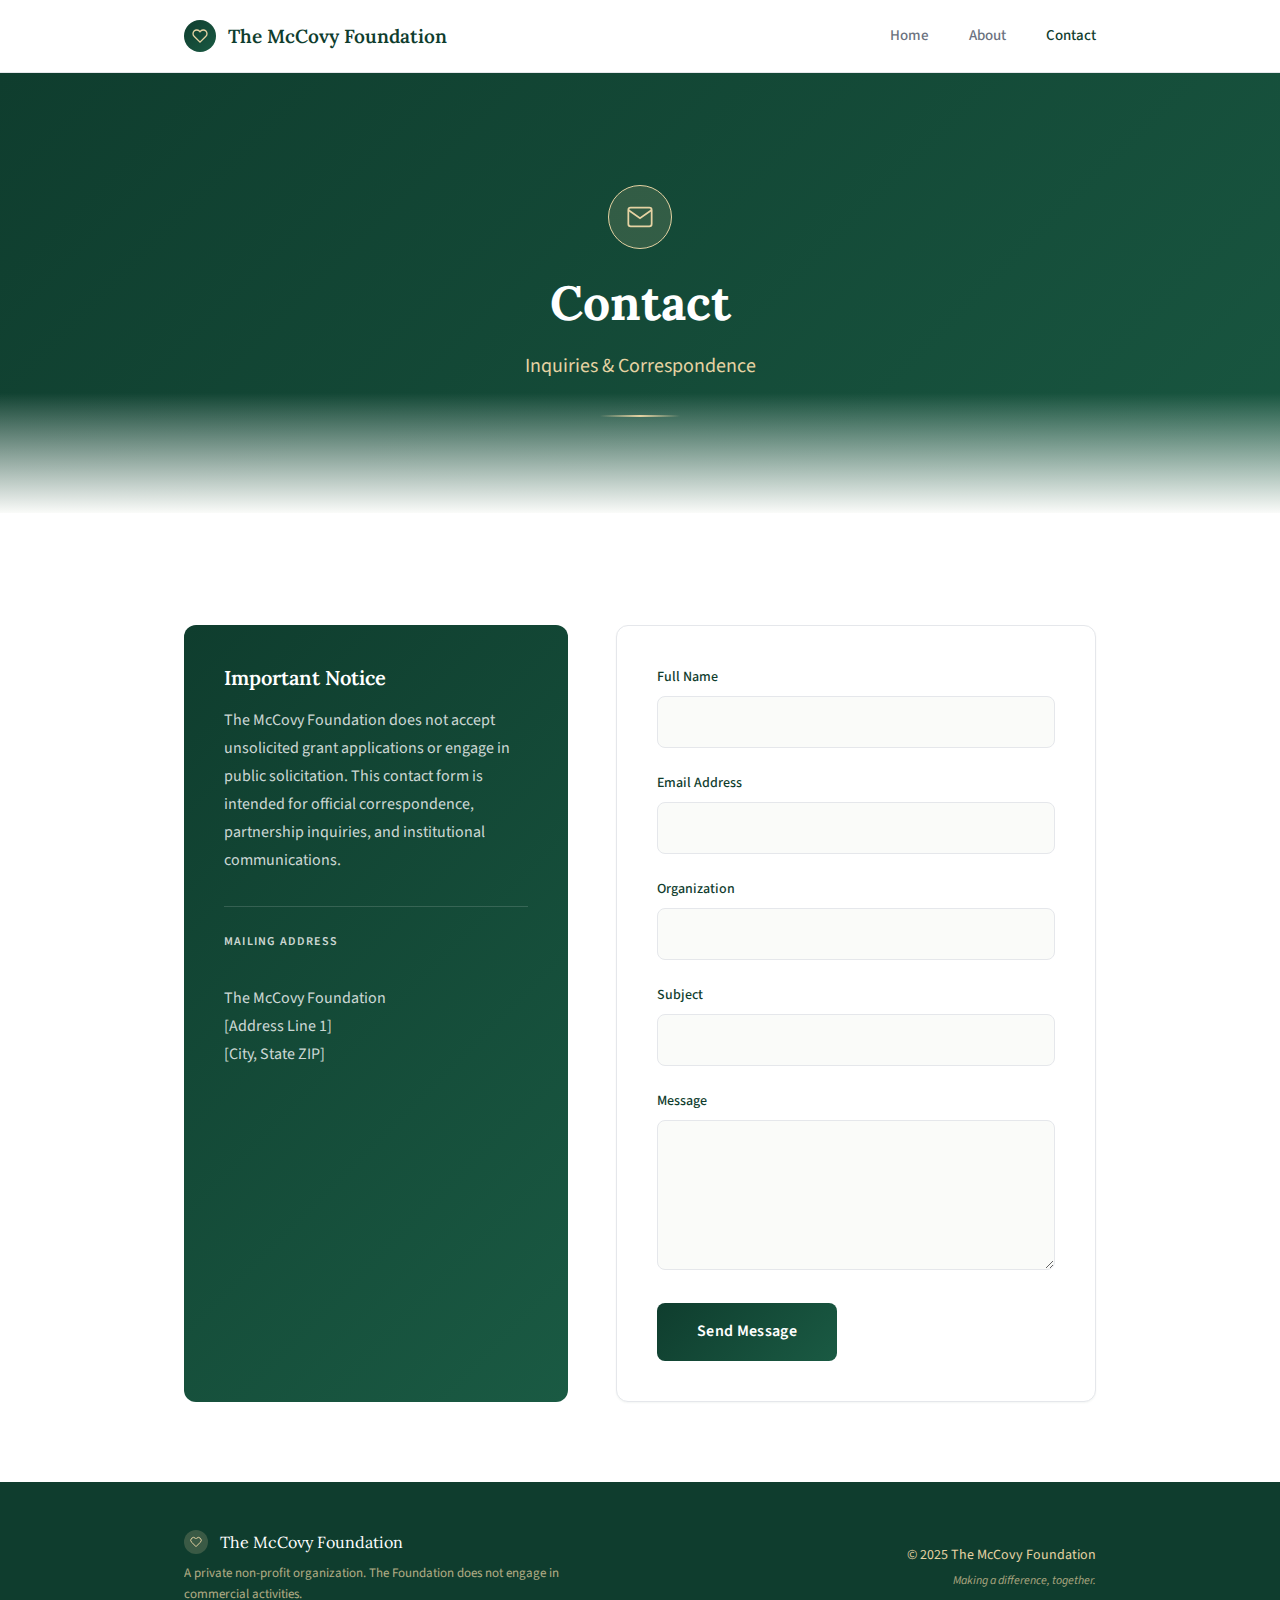
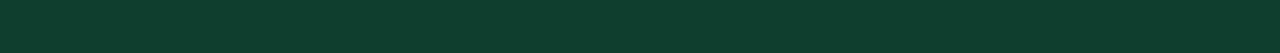
<file: sites/foundation/contact.html>
<!DOCTYPE html>
<html lang="en">
<head>
  <meta charset="UTF-8">
  <meta name="viewport" content="width=device-width, initial-scale=1.0">
  <title>Contact | The McCovy Foundation</title>
  <meta name="description" content="Contact The McCovy Foundation for inquiries regarding charitable programs and philanthropic partnerships.">
  <meta name="robots" content="index, follow">
  <link rel="stylesheet" href="styles.css">
</head>
<body>
  <div class="page-wrapper">

    <header class="header">
      <div class="container header-inner">
        <a href="index.html" class="logo">
          <span class="logo-icon">
            <svg viewBox="0 0 24 24" xmlns="http://www.w3.org/2000/svg">
              <path d="M20.84 4.61a5.5 5.5 0 0 0-7.78 0L12 5.67l-1.06-1.06a5.5 5.5 0 0 0-7.78 7.78l1.06 1.06L12 21.23l7.78-7.78 1.06-1.06a5.5 5.5 0 0 0 0-7.78z"/>
            </svg>
          </span>
          The McCovy Foundation
        </a>
        <nav class="nav">
          <a href="index.html" class="nav-link">Home</a>
          <a href="about.html" class="nav-link">About</a>
          <a href="contact.html" class="nav-link active">Contact</a>
        </nav>
      </div>
    </header>

    <main class="main-content">
      <section class="hero">
        <div class="container">
          <div class="hero-icon">
            <svg viewBox="0 0 24 24" xmlns="http://www.w3.org/2000/svg">
              <path d="M4 4h16c1.1 0 2 .9 2 2v12c0 1.1-.9 2-2 2H4c-1.1 0-2-.9-2-2V6c0-1.1.9-2 2-2z"/><polyline points="22,6 12,13 2,6"/>
            </svg>
          </div>
          <h1 class="hero-title">Contact</h1>
          <p class="hero-subtitle">Inquiries & Correspondence</p>
          <div class="hero-divider"></div>
        </div>
      </section>

      <section class="section section-light">
        <div class="container">
          <div class="contact-grid">

            <div class="contact-info-card">
              <h3>Important Notice</h3>
              <p>
                The McCovy Foundation does not accept unsolicited grant applications or engage in public solicitation. This contact form is intended for official correspondence, partnership inquiries, and institutional communications.
              </p>
              <div class="contact-detail">
                <p class="contact-detail-label">Mailing Address</p>
                <p>
                  The McCovy Foundation<br>
                  [Address Line 1]<br>
                  [City, State ZIP]
                </p>
              </div>
            </div>

            <div class="contact-form-card">
              <form class="contact-form" action="https://formspree.io/f/mpqzegqr" method="POST">
                <div class="form-group">
                  <label for="name" class="form-label">Full Name</label>
                  <input type="text" id="name" name="name" class="form-input" required>
                </div>

                <div class="form-group">
                  <label for="email" class="form-label">Email Address</label>
                  <input type="email" id="email" name="email" class="form-input" required>
                </div>

                <div class="form-group">
                  <label for="organization" class="form-label">Organization</label>
                  <input type="text" id="organization" name="organization" class="form-input">
                </div>

                <div class="form-group">
                  <label for="subject" class="form-label">Subject</label>
                  <input type="text" id="subject" name="subject" class="form-input" required>
                </div>

                <div class="form-group">
                  <label for="message" class="form-label">Message</label>
                  <textarea id="message" name="message" class="form-textarea" required></textarea>
                </div>

                <button type="submit" class="form-button">Send Message</button>
              </form>
            </div>

          </div>
        </div>
      </section>
    </main>

    <footer class="footer">
      <div class="container footer-inner">
        <div class="footer-info">
          <p class="footer-brand">
            <span class="footer-brand-icon">
              <svg viewBox="0 0 24 24" xmlns="http://www.w3.org/2000/svg">
                <path d="M20.84 4.61a5.5 5.5 0 0 0-7.78 0L12 5.67l-1.06-1.06a5.5 5.5 0 0 0-7.78 7.78l1.06 1.06L12 21.23l7.78-7.78 1.06-1.06a5.5 5.5 0 0 0 0-7.78z"/>
              </svg>
            </span>
            The McCovy Foundation
          </p>
          <p class="footer-legal">
            A private non-profit organization. The Foundation does not engage in commercial activities.
          </p>
        </div>
        <div class="footer-meta">
          <p class="footer-copyright">&copy; 2025 The McCovy Foundation</p>
          <p class="footer-tagline">Making a difference, together.</p>
        </div>
      </div>
    </footer>

  </div>
</body>
</html>
</file>
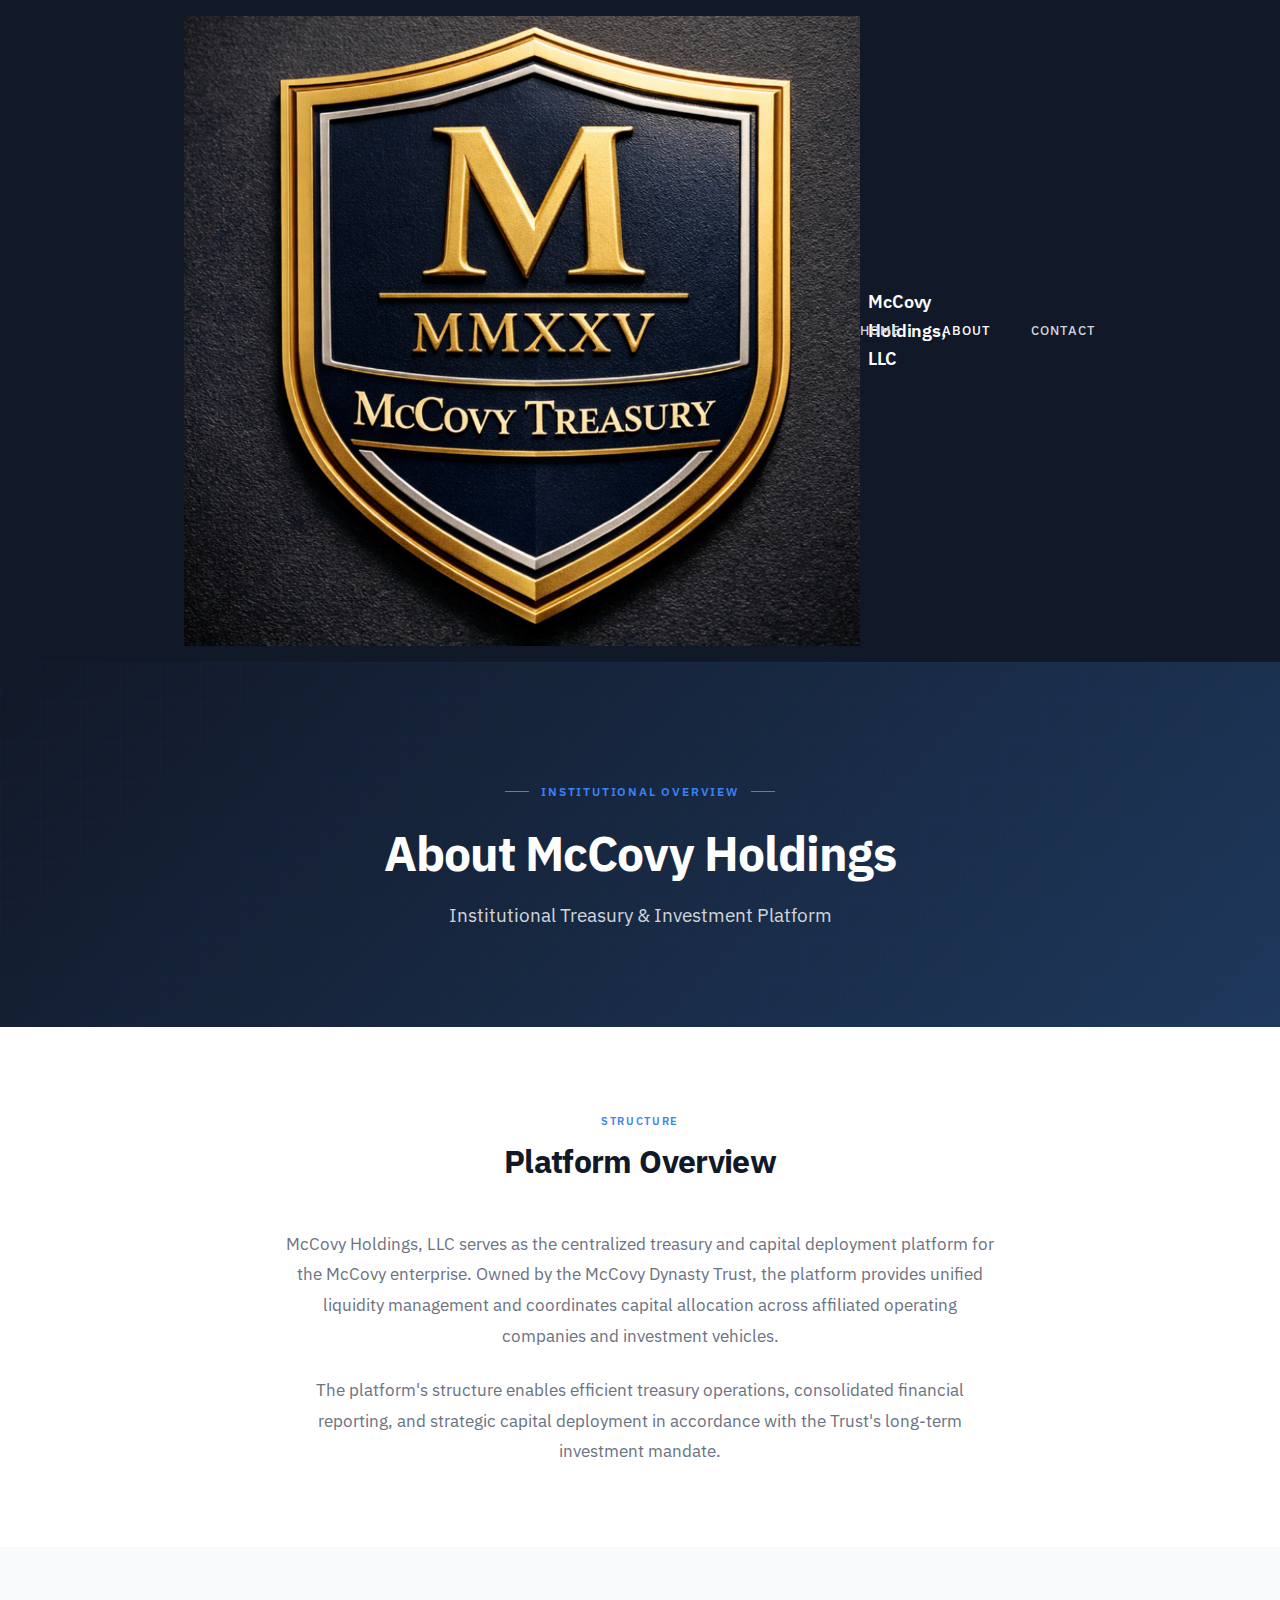
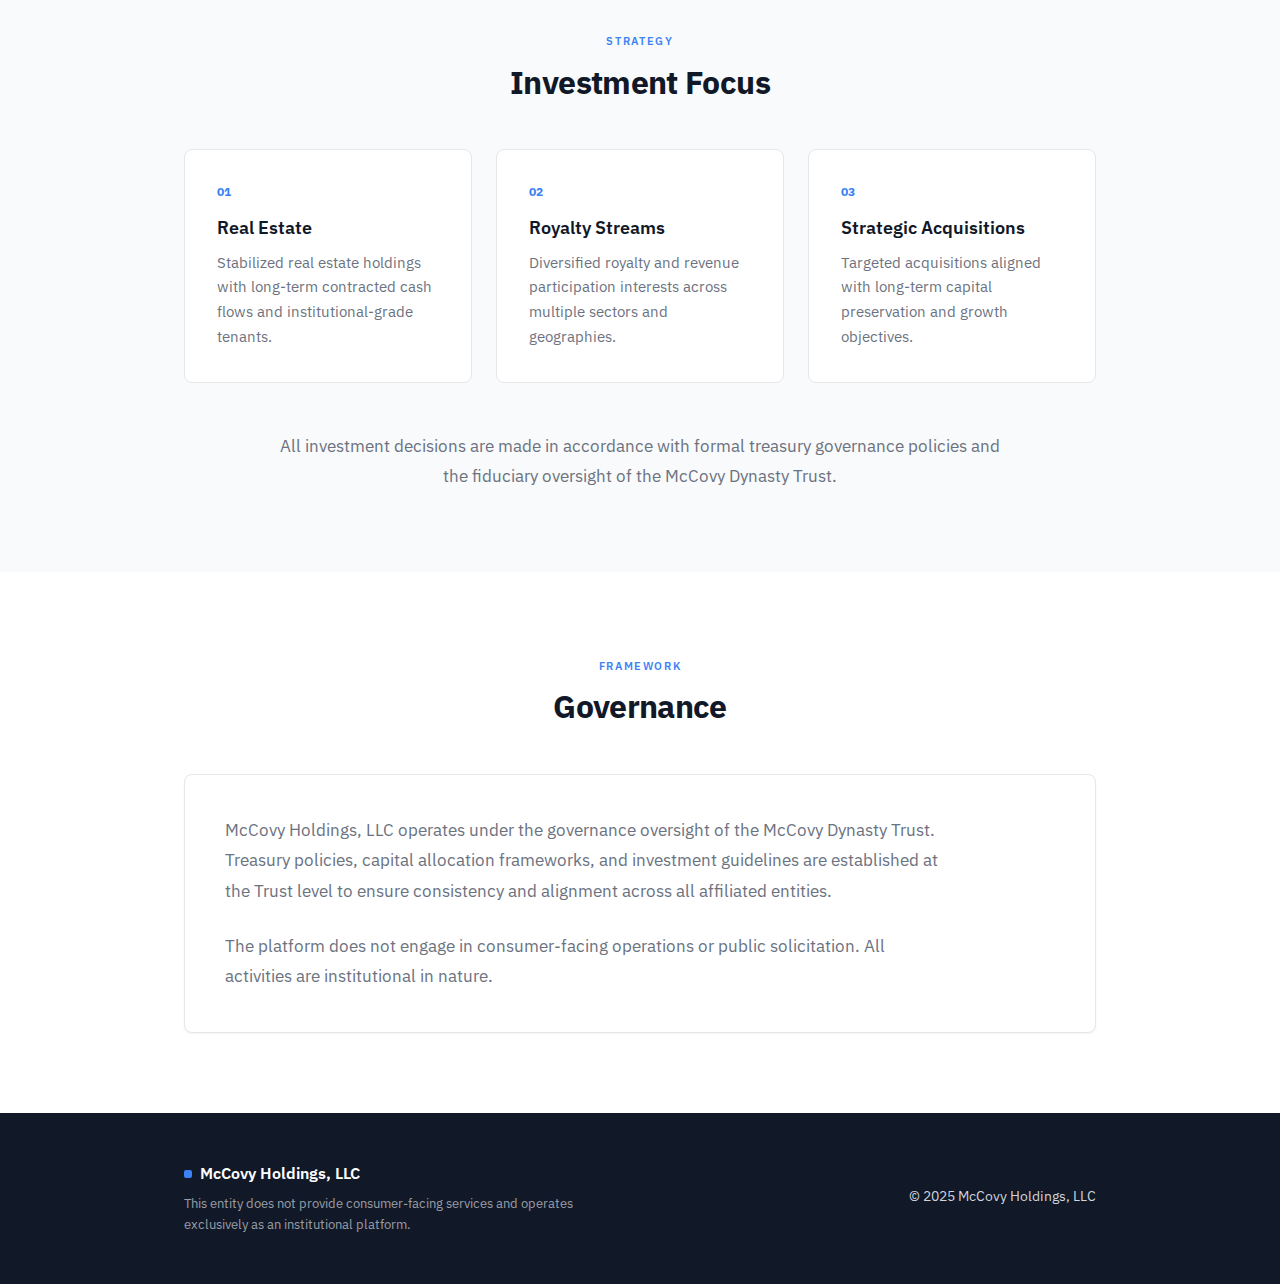
<file: sites/holdings/about.html>
<!DOCTYPE html>
<html lang="en">
<head>
  <meta charset="UTF-8">
  <meta name="viewport" content="width=device-width, initial-scale=1.0">
  <title>About | McCovy Holdings, LLC</title>
  <meta name="description" content="Learn about McCovy Holdings, LLC, a family owned treasury holding company providing centralized liquidity governance and capital deployment.">
  <meta name="robots" content="index, follow">
  <link rel="stylesheet" href="styles.css">
</head>
<body>
  <div class="page-wrapper">

    <header class="header">
      <div class="container header-inner">
        <a href="index.html" class="logo">
          <img src="crest.png" alt="McCovy Crest" class="logo-crest">
          McCovy Holdings, LLC
        </a>
        <nav class="nav">
          <a href="index.html" class="nav-link">Home</a>
          <a href="about.html" class="nav-link active">About</a>
          <a href="contact.html" class="nav-link">Contact</a>
        </nav>
      </div>
    </header>

    <main class="main-content">
      <section class="hero">
        <div class="container" style="text-align: center;">
          <span class="hero-eyebrow">Institutional Overview</span>
          <h1 class="hero-title">About McCovy Holdings</h1>
          <p class="hero-subtitle">Institutional Treasury & Investment Platform</p>
        </div>
      </section>

      <section class="section section-light">
        <div class="container">
          <div class="section-header">
            <span class="section-label">Structure</span>
            <h2 class="section-title">Platform Overview</h2>
          </div>
          <p class="body-text body-text-centered">
            McCovy Holdings, LLC serves as the centralized treasury and capital deployment platform for the McCovy enterprise. Owned by the McCovy Dynasty Trust, the platform provides unified liquidity management and coordinates capital allocation across affiliated operating companies and investment vehicles.
          </p>
          <p class="body-text body-text-centered">
            The platform's structure enables efficient treasury operations, consolidated financial reporting, and strategic capital deployment in accordance with the Trust's long-term investment mandate.
          </p>
        </div>
      </section>

      <section class="section">
        <div class="container">
          <div class="section-header">
            <span class="section-label">Strategy</span>
            <h2 class="section-title">Investment Focus</h2>
          </div>
          <div class="feature-grid">
            <div class="feature-card">
              <div class="feature-number">01</div>
              <h3 class="feature-title">Real Estate</h3>
              <p class="feature-text">Stabilized real estate holdings with long-term contracted cash flows and institutional-grade tenants.</p>
            </div>
            <div class="feature-card">
              <div class="feature-number">02</div>
              <h3 class="feature-title">Royalty Streams</h3>
              <p class="feature-text">Diversified royalty and revenue participation interests across multiple sectors and geographies.</p>
            </div>
            <div class="feature-card">
              <div class="feature-number">03</div>
              <h3 class="feature-title">Strategic Acquisitions</h3>
              <p class="feature-text">Targeted acquisitions aligned with long-term capital preservation and growth objectives.</p>
            </div>
          </div>
          <div style="margin-top: 3rem;">
            <p class="body-text body-text-centered">
              All investment decisions are made in accordance with formal treasury governance policies and the fiduciary oversight of the McCovy Dynasty Trust.
            </p>
          </div>
        </div>
      </section>

      <section class="section section-light">
        <div class="container">
          <div class="section-header">
            <span class="section-label">Framework</span>
            <h2 class="section-title">Governance</h2>
          </div>
          <div class="content-card">
            <p class="body-text">
              McCovy Holdings, LLC operates under the governance oversight of the McCovy Dynasty Trust. Treasury policies, capital allocation frameworks, and investment guidelines are established at the Trust level to ensure consistency and alignment across all affiliated entities.
            </p>
            <p class="body-text">
              The platform does not engage in consumer-facing operations or public solicitation. All activities are institutional in nature.
            </p>
          </div>
        </div>
      </section>
    </main>

    <footer class="footer">
      <div class="container footer-inner">
        <div class="footer-info">
          <p class="footer-brand">
            <span class="logo-mark"></span>
            McCovy Holdings, LLC
          </p>
          <p class="footer-legal">
            This entity does not provide consumer-facing services and operates exclusively as an institutional platform.
          </p>
        </div>
        <div class="footer-meta">
          <p class="footer-copyright">&copy; 2025 McCovy Holdings, LLC</p>
        </div>
      </div>
    </footer>

  </div>
</body>
</html>
</file>
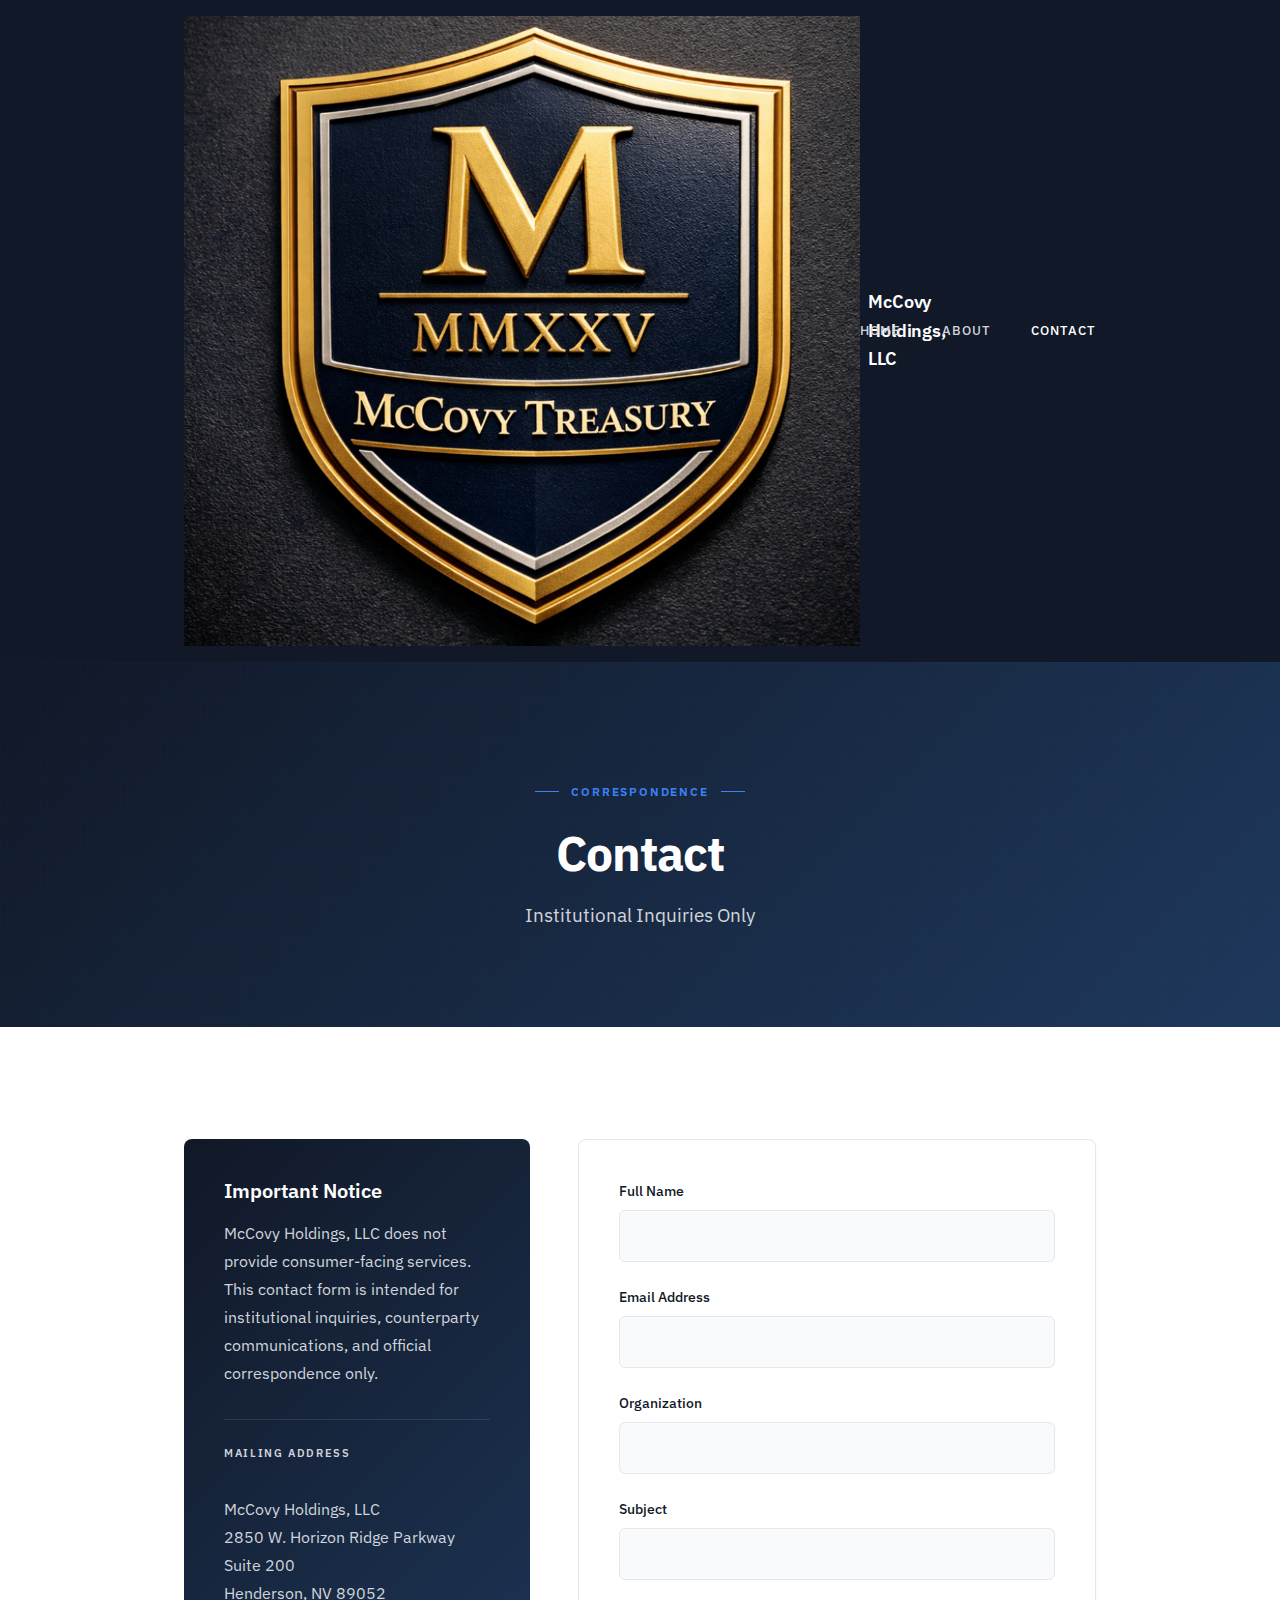
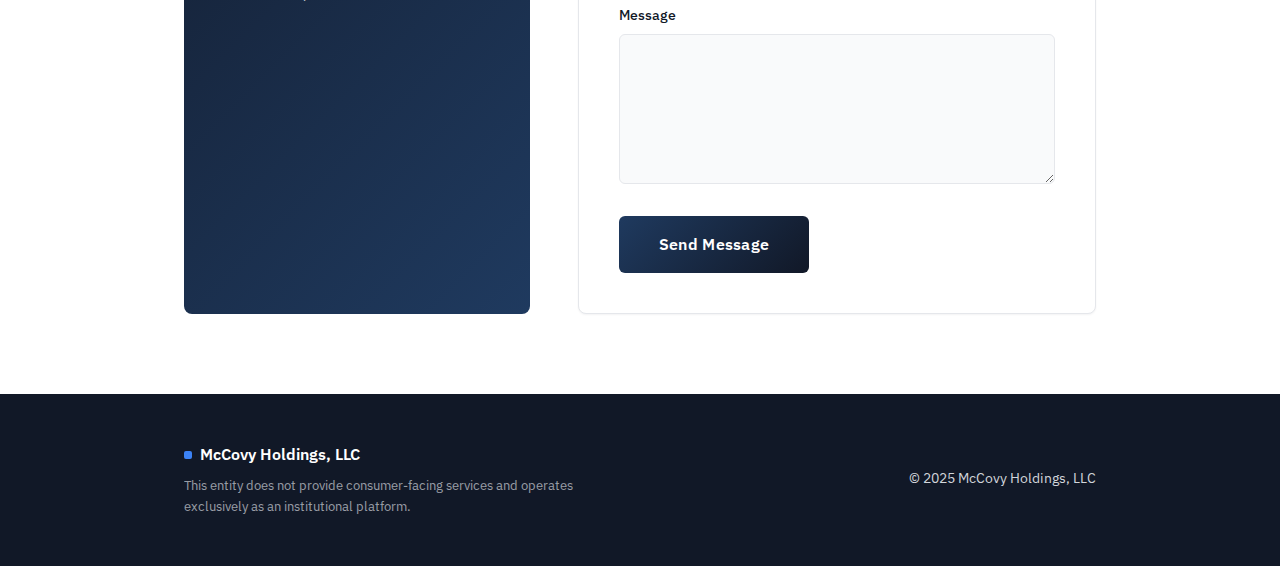
<file: sites/holdings/contact.html>
<!DOCTYPE html>
<html lang="en">
<head>
  <meta charset="UTF-8">
  <meta name="viewport" content="width=device-width, initial-scale=1.0">
  <title>Contact | McCovy Holdings, LLC</title>
  <meta name="description" content="Contact McCovy Holdings, LLC for institutional inquiries.">
  <meta name="robots" content="index, follow">
  <link rel="stylesheet" href="styles.css">
</head>
<body>
  <div class="page-wrapper">

    <header class="header">
      <div class="container header-inner">
        <a href="index.html" class="logo">
          <img src="crest.png" alt="McCovy Crest" class="logo-crest">
          McCovy Holdings, LLC
        </a>
        <nav class="nav">
          <a href="index.html" class="nav-link">Home</a>
          <a href="about.html" class="nav-link">About</a>
          <a href="contact.html" class="nav-link active">Contact</a>
        </nav>
      </div>
    </header>

    <main class="main-content">
      <section class="hero">
        <div class="container" style="text-align: center;">
          <span class="hero-eyebrow">Correspondence</span>
          <h1 class="hero-title">Contact</h1>
          <p class="hero-subtitle">Institutional Inquiries Only</p>
        </div>
      </section>

      <section class="section section-light">
        <div class="container">
          <div class="contact-grid">

            <div class="contact-info-card">
              <h3>Important Notice</h3>
              <p>
                McCovy Holdings, LLC does not provide consumer-facing services. This contact form is intended for institutional inquiries, counterparty communications, and official correspondence only.
              </p>
              <div class="contact-detail">
                <p class="contact-detail-label">Mailing Address</p>
                <p>
                  McCovy Holdings, LLC<br>
                  2850 W. Horizon Ridge Parkway<br>
                  Suite 200<br>
                  Henderson, NV 89052
                </p>
              </div>
            </div>

            <div class="contact-form-card">
              <form class="contact-form" action="https://formspree.io/f/mgoebjok" method="POST">
                <div class="form-group">
                  <label for="name" class="form-label">Full Name</label>
                  <input type="text" id="name" name="name" class="form-input" required>
                </div>

                <div class="form-group">
                  <label for="email" class="form-label">Email Address</label>
                  <input type="email" id="email" name="email" class="form-input" required>
                </div>

                <div class="form-group">
                  <label for="organization" class="form-label">Organization</label>
                  <input type="text" id="organization" name="organization" class="form-input">
                </div>

                <div class="form-group">
                  <label for="subject" class="form-label">Subject</label>
                  <input type="text" id="subject" name="subject" class="form-input" required>
                </div>

                <div class="form-group">
                  <label for="message" class="form-label">Message</label>
                  <textarea id="message" name="message" class="form-textarea" required></textarea>
                </div>

                <button type="submit" class="form-button">Send Message</button>
              </form>
            </div>

          </div>
        </div>
      </section>
    </main>

    <footer class="footer">
      <div class="container footer-inner">
        <div class="footer-info">
          <p class="footer-brand">
            <span class="logo-mark"></span>
            McCovy Holdings, LLC
          </p>
          <p class="footer-legal">
            This entity does not provide consumer-facing services and operates exclusively as an institutional platform.
          </p>
        </div>
        <div class="footer-meta">
          <p class="footer-copyright">&copy; 2025 McCovy Holdings, LLC</p>
        </div>
      </div>
    </footer>

  </div>
</body>
</html>
</file>
<file: sites/dynasty-trust/styles.css>
/* ==========================================================================
   McCovy Dynasty Trust - Enhanced Styles
   ========================================================================== */

@import url('https://fonts.googleapis.com/css2?family=Inter:wght@400;500;600&family=Playfair+Display:wght@500;600;700&display=swap');

/* Import shared base */
@import url('../../shared/base.css');

/* ==========================================================================
   CSS Variables
   ========================================================================== */

:root {
  --color-primary: #0A1F44;
  --color-primary-light: #132D5E;
  --color-secondary: #6B7280;
  --color-accent: #C7CCD6;
  --color-accent-gold: #B8A067;
  --color-background: #FAFBFC;
  --color-white: #FFFFFF;
  --color-border: #E5E7EB;

  --font-heading: 'Playfair Display', Georgia, serif;
  --font-body: 'Inter', -apple-system, BlinkMacSystemFont, sans-serif;

  --shadow-sm: 0 1px 2px rgba(10, 31, 68, 0.05);
  --shadow-md: 0 4px 12px rgba(10, 31, 68, 0.08);
  --shadow-lg: 0 12px 40px rgba(10, 31, 68, 0.12);
}

/* ==========================================================================
   Base Styles
   ========================================================================== */

body {
  font-family: var(--font-body);
  color: var(--color-primary);
  background-color: var(--color-background);
}

h1, h2, h3 {
  font-family: var(--font-heading);
  font-weight: 600;
  line-height: 1.2;
}

a {
  color: var(--color-primary);
}

/* ==========================================================================
   Header
   ========================================================================== */

.header {
  background-color: var(--color-primary);
  padding: 1rem 0;
  position: relative;
  z-index: 100;
}

.header-inner {
  display: flex;
  justify-content: space-between;
  align-items: center;
}

.logo {
  font-family: var(--font-heading);
  font-size: 1.25rem;
  font-weight: 600;
  color: var(--color-white);
  text-decoration: none;
  letter-spacing: 0.01em;
}

.logo-accent {
  color: var(--color-accent-gold);
}

.nav {
  display: flex;
  gap: 2.5rem;
}

.nav-link {
  font-size: 0.875rem;
  font-weight: 500;
  color: var(--color-accent);
  text-decoration: none;
  text-transform: uppercase;
  letter-spacing: 0.05em;
  transition: color 0.2s ease;
  position: relative;
}

.nav-link::after {
  content: '';
  position: absolute;
  bottom: -4px;
  left: 0;
  width: 0;
  height: 1px;
  background-color: var(--color-accent-gold);
  transition: width 0.2s ease;
}

.nav-link:hover,
.nav-link.active {
  color: var(--color-white);
}

.nav-link:hover::after,
.nav-link.active::after {
  width: 100%;
}

/* ==========================================================================
   Hero
   ========================================================================== */

.hero {
  position: relative;
  padding: 8rem 0 7rem;
  text-align: center;
  background-color: var(--color-primary);
  background-image:
    linear-gradient(135deg, rgba(10, 31, 68, 0.95) 0%, rgba(19, 45, 94, 0.9) 100%),
    url('https://images.unsplash.com/photo-1486406146926-c627a92ad1ab?w=1920&q=80');
  background-size: cover;
  background-position: center;
  overflow: hidden;
}

.hero::before {
  content: '';
  position: absolute;
  top: 0;
  left: 0;
  right: 0;
  bottom: 0;
  background: url("data:image/svg+xml,%3Csvg width='60' height='60' viewBox='0 0 60 60' xmlns='http://www.w3.org/2000/svg'%3E%3Cg fill='none' fill-rule='evenodd'%3E%3Cg fill='%23ffffff' fill-opacity='0.03'%3E%3Cpath d='M36 34v-4h-2v4h-4v2h4v4h2v-4h4v-2h-4zm0-30V0h-2v4h-4v2h4v4h2V6h4V4h-4zM6 34v-4H4v4H0v2h4v4h2v-4h4v-2H6zM6 4V0H4v4H0v2h4v4h2V6h4V4H6z'/%3E%3C/g%3E%3C/g%3E%3C/svg%3E");
  opacity: 0.5;
}

.hero .container {
  position: relative;
  z-index: 1;
}

.hero-badge {
  display: inline-block;
  padding: 0.5rem 1.25rem;
  background-color: rgba(184, 160, 103, 0.15);
  border: 1px solid var(--color-accent-gold);
  border-radius: 2px;
  font-size: 0.75rem;
  font-weight: 600;
  text-transform: uppercase;
  letter-spacing: 0.1em;
  color: var(--color-accent-gold);
  margin-bottom: 2rem;
}

.hero-title {
  font-size: 3.25rem;
  margin-bottom: 1rem;
  color: var(--color-white);
  font-weight: 700;
  letter-spacing: -0.01em;
}

.hero-subtitle {
  font-size: 1.25rem;
  color: var(--color-accent);
  font-weight: 400;
  max-width: 600px;
  margin: 0 auto;
  line-height: 1.7;
}

.hero-divider {
  width: 60px;
  height: 2px;
  background: linear-gradient(90deg, transparent, var(--color-accent-gold), transparent);
  margin: 2rem auto 0;
}

/* ==========================================================================
   Content Sections
   ========================================================================== */

.section {
  padding: 5rem 0;
}

.section-light {
  background-color: var(--color-white);
}

.section-border {
  border-bottom: 1px solid var(--color-border);
}

.section-header {
  text-align: center;
  margin-bottom: 3rem;
}

.section-label {
  display: inline-block;
  font-size: 0.75rem;
  font-weight: 600;
  text-transform: uppercase;
  letter-spacing: 0.1em;
  color: var(--color-accent-gold);
  margin-bottom: 0.75rem;
}

.section-title {
  font-size: 2rem;
  margin-bottom: 1rem;
  color: var(--color-primary);
}

.section-title-line {
  width: 40px;
  height: 2px;
  background-color: var(--color-accent-gold);
  margin: 0 auto;
}

.content-card {
  background-color: var(--color-white);
  border: 1px solid var(--color-border);
  border-radius: 4px;
  padding: 2.5rem;
  box-shadow: var(--shadow-sm);
}

.body-text {
  font-size: 1.0625rem;
  line-height: 1.85;
  color: var(--color-secondary);
  max-width: 720px;
}

.body-text-centered {
  margin-left: auto;
  margin-right: auto;
  text-align: center;
}

.body-text + .body-text {
  margin-top: 1.5rem;
}

/* Feature Grid */
.feature-grid {
  display: grid;
  grid-template-columns: repeat(3, 1fr);
  gap: 2rem;
  margin-top: 3rem;
}

.feature-item {
  text-align: center;
  padding: 2rem 1.5rem;
  background: var(--color-white);
  border: 1px solid var(--color-border);
  border-radius: 4px;
  transition: box-shadow 0.3s ease, transform 0.3s ease;
}

.feature-item:hover {
  box-shadow: var(--shadow-md);
  transform: translateY(-2px);
}

.feature-icon {
  width: 48px;
  height: 48px;
  margin: 0 auto 1.25rem;
  display: flex;
  align-items: center;
  justify-content: center;
  background: linear-gradient(135deg, var(--color-primary) 0%, var(--color-primary-light) 100%);
  border-radius: 4px;
}

.feature-icon svg {
  width: 24px;
  height: 24px;
  stroke: var(--color-accent-gold);
  stroke-width: 1.5;
  fill: none;
}

.feature-title {
  font-family: var(--font-heading);
  font-size: 1.125rem;
  font-weight: 600;
  margin-bottom: 0.75rem;
  color: var(--color-primary);
}

.feature-text {
  font-size: 0.9375rem;
  color: var(--color-secondary);
  line-height: 1.6;
}

/* ==========================================================================
   Contact Page
   ========================================================================== */

.contact-grid {
  display: grid;
  grid-template-columns: 1fr 1.25fr;
  gap: 4rem;
  margin-top: 2rem;
}

.contact-info-card {
  background: linear-gradient(135deg, var(--color-primary) 0%, var(--color-primary-light) 100%);
  border-radius: 4px;
  padding: 2.5rem;
  color: var(--color-white);
}

.contact-info-card h3 {
  font-size: 1.25rem;
  margin-bottom: 1rem;
  color: var(--color-white);
}

.contact-info-card p {
  color: var(--color-accent);
  line-height: 1.75;
  margin-bottom: 2rem;
}

.contact-info-card p:last-child {
  margin-bottom: 0;
}

.contact-detail {
  padding-top: 1.5rem;
  border-top: 1px solid rgba(255,255,255,0.1);
}

.contact-detail-label {
  font-size: 0.75rem;
  text-transform: uppercase;
  letter-spacing: 0.1em;
  color: var(--color-accent-gold);
  margin-bottom: 0.5rem;
}

.contact-form-card {
  background: var(--color-white);
  border: 1px solid var(--color-border);
  border-radius: 4px;
  padding: 2.5rem;
  box-shadow: var(--shadow-sm);
}

.contact-form .form-label {
  font-weight: 500;
  color: var(--color-primary);
  font-size: 0.875rem;
}

.contact-form .form-input,
.contact-form .form-textarea {
  border-color: var(--color-border);
  background-color: var(--color-background);
}

.contact-form .form-button {
  background: linear-gradient(135deg, var(--color-primary) 0%, var(--color-primary-light) 100%);
  padding: 1rem 2.5rem;
  font-weight: 600;
  letter-spacing: 0.02em;
}

.contact-form .form-button:hover {
  opacity: 0.95;
  transform: translateY(-1px);
  box-shadow: var(--shadow-md);
}

.contact-form .form-input:focus,
.contact-form .form-textarea:focus {
  border-color: var(--color-primary);
  box-shadow: 0 0 0 3px rgba(10, 31, 68, 0.1);
  background-color: var(--color-white);
}

/* ==========================================================================
   Footer
   ========================================================================== */

.footer {
  background-color: var(--color-primary);
  color: var(--color-accent);
  padding: 3rem 0;
  margin-top: auto;
}

.footer-inner {
  display: flex;
  justify-content: space-between;
  align-items: center;
  font-size: 0.875rem;
}

.footer-brand {
  font-family: var(--font-heading);
  font-size: 1rem;
  color: var(--color-white);
  margin-bottom: 0.5rem;
}

.footer-legal {
  max-width: 400px;
  font-size: 0.8125rem;
  opacity: 0.7;
  line-height: 1.6;
}

.footer-meta {
  text-align: right;
}

.footer-copyright {
  color: var(--color-accent);
  margin-bottom: 0.25rem;
}

.footer-established {
  font-size: 0.75rem;
  color: var(--color-accent-gold);
  text-transform: uppercase;
  letter-spacing: 0.1em;
}

/* ==========================================================================
   Responsive
   ========================================================================== */

@media (max-width: 768px) {
  .header-inner {
    flex-direction: column;
    gap: 1rem;
  }

  .nav {
    gap: 1.5rem;
  }

  .hero {
    padding: 5rem 0 4rem;
  }

  .hero-title {
    font-size: 2.25rem;
  }

  .hero-subtitle {
    font-size: 1.0625rem;
  }

  .section {
    padding: 3.5rem 0;
  }

  .feature-grid {
    grid-template-columns: 1fr;
    gap: 1.5rem;
  }

  .contact-grid {
    grid-template-columns: 1fr;
    gap: 2rem;
  }

  .footer-inner {
    flex-direction: column;
    gap: 1.5rem;
    text-align: center;
  }

  .footer-meta {
    text-align: center;
  }
}
</file>
<file: sites/holdings/styles.css>
/* ==========================================================================
   McCovy Holdings, LLC - Enhanced Styles
   ========================================================================== */

@import url('https://fonts.googleapis.com/css2?family=IBM+Plex+Sans:wght@400;500;600;700&display=swap');

/* Import shared base */
@import url('../../shared/base.css');

/* ==========================================================================
   CSS Variables
   ========================================================================== */

:root {
  --color-primary: #111827;
  --color-primary-light: #1F2937;
  --color-secondary: #1F3A5F;
  --color-accent: #D1D5DB;
  --color-accent-blue: #3B82F6;
  --color-background: #F9FAFB;
  --color-white: #FFFFFF;
  --color-border: #E5E7EB;
  --color-text-muted: #6B7280;

  --font-main: 'IBM Plex Sans', -apple-system, BlinkMacSystemFont, sans-serif;

  --shadow-sm: 0 1px 2px rgba(17, 24, 39, 0.05);
  --shadow-md: 0 4px 12px rgba(17, 24, 39, 0.1);
  --shadow-lg: 0 12px 40px rgba(17, 24, 39, 0.15);
}

/* ==========================================================================
   Base Styles
   ========================================================================== */

body {
  font-family: var(--font-main);
  color: var(--color-primary);
  background-color: var(--color-background);
}

h1, h2, h3 {
  font-family: var(--font-main);
  font-weight: 600;
  line-height: 1.2;
}

a {
  color: var(--color-secondary);
}

/* ==========================================================================
   Header
   ========================================================================== */

.header {
  background-color: var(--color-primary);
  padding: 1rem 0;
  position: relative;
  z-index: 100;
}

.header-inner {
  display: flex;
  justify-content: space-between;
  align-items: center;
}

.logo {
  font-size: 1.125rem;
  font-weight: 600;
  color: var(--color-white);
  text-decoration: none;
  letter-spacing: -0.01em;
  display: flex;
  align-items: center;
  gap: 0.5rem;
}

.logo-mark {
  width: 8px;
  height: 8px;
  background-color: var(--color-accent-blue);
  border-radius: 2px;
}

.nav {
  display: flex;
  gap: 2.5rem;
}

.nav-link {
  font-size: 0.8125rem;
  font-weight: 500;
  color: var(--color-accent);
  text-decoration: none;
  text-transform: uppercase;
  letter-spacing: 0.08em;
  transition: color 0.2s ease;
}

.nav-link:hover,
.nav-link.active {
  color: var(--color-white);
}

/* ==========================================================================
   Hero
   ========================================================================== */

.hero {
  position: relative;
  padding: 7rem 0 6rem;
  background-color: var(--color-primary);
  background-image:
    linear-gradient(135deg, rgba(17, 24, 39, 0.97) 0%, rgba(31, 58, 95, 0.95) 100%),
    url('https://images.unsplash.com/photo-1460472178825-e5240623afd5?w=1920&q=80');
  background-size: cover;
  background-position: center;
  overflow: hidden;
}

.hero::before {
  content: '';
  position: absolute;
  top: 0;
  left: 0;
  right: 0;
  bottom: 0;
  background:
    linear-gradient(90deg, rgba(59, 130, 246, 0.05) 1px, transparent 1px),
    linear-gradient(rgba(59, 130, 246, 0.05) 1px, transparent 1px);
  background-size: 40px 40px;
  opacity: 0.5;
}

.hero .container {
  position: relative;
  z-index: 1;
}

.hero-eyebrow {
  display: inline-flex;
  align-items: center;
  gap: 0.75rem;
  font-size: 0.75rem;
  font-weight: 600;
  text-transform: uppercase;
  letter-spacing: 0.15em;
  color: var(--color-accent-blue);
  margin-bottom: 1.5rem;
}

.hero-eyebrow::before,
.hero-eyebrow::after {
  content: '';
  width: 24px;
  height: 1px;
  background-color: var(--color-accent-blue);
}

.hero-title {
  font-size: 3rem;
  margin-bottom: 1rem;
  color: var(--color-white);
  font-weight: 700;
  letter-spacing: -0.02em;
}

.hero-subtitle {
  font-size: 1.1875rem;
  color: var(--color-accent);
  font-weight: 400;
  max-width: 580px;
  margin: 0 auto;
  line-height: 1.7;
}

.hero-stats {
  display: flex;
  justify-content: center;
  gap: 4rem;
  margin-top: 3.5rem;
  padding-top: 2.5rem;
  border-top: 1px solid rgba(255,255,255,0.1);
}

.hero-stat {
  text-align: center;
}

.hero-stat-value {
  font-size: 2rem;
  font-weight: 700;
  color: var(--color-white);
  letter-spacing: -0.02em;
}

.hero-stat-label {
  font-size: 0.75rem;
  text-transform: uppercase;
  letter-spacing: 0.1em;
  color: var(--color-accent);
  margin-top: 0.25rem;
}

/* ==========================================================================
   Content Sections
   ========================================================================== */

.section {
  padding: 5rem 0;
}

.section-light {
  background-color: var(--color-white);
}

.section-dark {
  background-color: var(--color-primary);
  color: var(--color-white);
}

.section-header {
  text-align: center;
  margin-bottom: 3rem;
}

.section-label {
  display: inline-block;
  font-size: 0.6875rem;
  font-weight: 600;
  text-transform: uppercase;
  letter-spacing: 0.15em;
  color: var(--color-accent-blue);
  margin-bottom: 0.75rem;
}

.section-title {
  font-size: 2rem;
  margin-bottom: 0;
  color: var(--color-primary);
  font-weight: 700;
  letter-spacing: -0.02em;
}

.section-dark .section-title {
  color: var(--color-white);
}

.body-text {
  font-size: 1.0625rem;
  line-height: 1.8;
  color: var(--color-text-muted);
  max-width: 720px;
}

.body-text-centered {
  margin-left: auto;
  margin-right: auto;
  text-align: center;
}

.body-text + .body-text {
  margin-top: 1.5rem;
}

/* Feature Grid */
.feature-grid {
  display: grid;
  grid-template-columns: repeat(3, 1fr);
  gap: 1.5rem;
  margin-top: 3rem;
}

.feature-card {
  background: var(--color-white);
  border: 1px solid var(--color-border);
  border-radius: 8px;
  padding: 2rem;
  transition: box-shadow 0.3s ease, transform 0.3s ease, border-color 0.3s ease;
}

.feature-card:hover {
  box-shadow: var(--shadow-md);
  transform: translateY(-2px);
  border-color: var(--color-accent-blue);
}

.feature-number {
  font-size: 0.75rem;
  font-weight: 700;
  color: var(--color-accent-blue);
  margin-bottom: 1rem;
}

.feature-title {
  font-size: 1.125rem;
  font-weight: 600;
  margin-bottom: 0.75rem;
  color: var(--color-primary);
}

.feature-text {
  font-size: 0.9375rem;
  color: var(--color-text-muted);
  line-height: 1.65;
}

/* Content Card */
.content-card {
  background-color: var(--color-white);
  border: 1px solid var(--color-border);
  border-radius: 8px;
  padding: 2.5rem;
  box-shadow: var(--shadow-sm);
}

.content-card-dark {
  background: linear-gradient(135deg, var(--color-primary) 0%, var(--color-secondary) 100%);
  border: none;
  color: var(--color-white);
}

.content-card-dark .body-text {
  color: var(--color-accent);
}

/* ==========================================================================
   Contact Page
   ========================================================================== */

.contact-grid {
  display: grid;
  grid-template-columns: 1fr 1.5fr;
  gap: 3rem;
  margin-top: 2rem;
}

.contact-info-card {
  background: linear-gradient(135deg, var(--color-primary) 0%, var(--color-secondary) 100%);
  border-radius: 8px;
  padding: 2.5rem;
  color: var(--color-white);
}

.contact-info-card h3 {
  font-size: 1.25rem;
  margin-bottom: 1rem;
  color: var(--color-white);
  font-weight: 600;
}

.contact-info-card p {
  color: var(--color-accent);
  line-height: 1.75;
  margin-bottom: 2rem;
}

.contact-info-card p:last-child {
  margin-bottom: 0;
}

.contact-detail {
  padding-top: 1.5rem;
  border-top: 1px solid rgba(255,255,255,0.1);
}

.contact-detail-label {
  font-size: 0.6875rem;
  text-transform: uppercase;
  letter-spacing: 0.15em;
  color: var(--color-accent-blue);
  margin-bottom: 0.5rem;
  font-weight: 600;
}

.contact-form-card {
  background: var(--color-white);
  border: 1px solid var(--color-border);
  border-radius: 8px;
  padding: 2.5rem;
  box-shadow: var(--shadow-sm);
}

.contact-form .form-label {
  font-weight: 500;
  color: var(--color-primary);
  font-size: 0.875rem;
}

.contact-form .form-input,
.contact-form .form-textarea {
  border-color: var(--color-border);
  background-color: var(--color-background);
  border-radius: 6px;
}

.contact-form .form-button {
  background: linear-gradient(135deg, var(--color-secondary) 0%, var(--color-primary) 100%);
  padding: 1rem 2.5rem;
  font-weight: 600;
  letter-spacing: 0.02em;
  border-radius: 6px;
  transition: all 0.2s ease;
}

.contact-form .form-button:hover {
  transform: translateY(-1px);
  box-shadow: var(--shadow-md);
}

.contact-form .form-input:focus,
.contact-form .form-textarea:focus {
  border-color: var(--color-accent-blue);
  box-shadow: 0 0 0 3px rgba(59, 130, 246, 0.1);
  background-color: var(--color-white);
}

/* ==========================================================================
   Footer
   ========================================================================== */

.footer {
  background-color: var(--color-primary);
  color: var(--color-accent);
  padding: 3rem 0;
  margin-top: auto;
}

.footer-inner {
  display: flex;
  justify-content: space-between;
  align-items: center;
  font-size: 0.875rem;
}

.footer-brand {
  display: flex;
  align-items: center;
  gap: 0.5rem;
  font-size: 1rem;
  font-weight: 600;
  color: var(--color-white);
  margin-bottom: 0.5rem;
}

.footer-legal {
  max-width: 400px;
  font-size: 0.8125rem;
  opacity: 0.7;
  line-height: 1.6;
}

.footer-meta {
  text-align: right;
}

.footer-copyright {
  color: var(--color-accent);
  margin-bottom: 0.25rem;
}

/* ==========================================================================
   Responsive
   ========================================================================== */

@media (max-width: 768px) {
  .header-inner {
    flex-direction: column;
    gap: 1rem;
  }

  .nav {
    gap: 1.5rem;
  }

  .hero {
    padding: 4rem 0;
    text-align: center;
  }

  .hero-title {
    font-size: 2rem;
  }

  .hero-subtitle {
    font-size: 1rem;
  }

  .hero-stats {
    flex-direction: column;
    gap: 2rem;
  }

  .section {
    padding: 3.5rem 0;
  }

  .feature-grid {
    grid-template-columns: 1fr;
    gap: 1.25rem;
  }

  .contact-grid {
    grid-template-columns: 1fr;
    gap: 2rem;
  }

  .footer-inner {
    flex-direction: column;
    gap: 1.5rem;
    text-align: center;
  }

  .footer-meta {
    text-align: center;
  }
}
</file>
<file: sites/foundation/styles.css>
/* ==========================================================================
   The McCovy Foundation - Enhanced Styles
   ========================================================================== */

@import url('https://fonts.googleapis.com/css2?family=Lora:wght@500;600;700&family=Source+Sans+3:wght@400;500;600&display=swap');

/* ==========================================================================
   Base Reset & Utilities
   ========================================================================== */

/* Box sizing */
*,
*::before,
*::after {
  box-sizing: border-box;
}

/* Remove default margin/padding */
* {
  margin: 0;
  padding: 0;
}

/* Prevent font size inflation */
html {
  -moz-text-size-adjust: none;
  -webkit-text-size-adjust: none;
  text-size-adjust: none;
  scroll-behavior: smooth;
}

/* Body defaults */
body {
  min-height: 100vh;
  line-height: 1.6;
  -webkit-font-smoothing: antialiased;
  -moz-osx-font-smoothing: grayscale;
}

/* Media defaults */
img, picture, video, canvas, svg {
  display: block;
  max-width: 100%;
}

/* Form defaults */
input, button, textarea, select {
  font: inherit;
}

/* Avoid text overflows */
p, h1, h2, h3, h4, h5, h6 {
  overflow-wrap: break-word;
}

/* Link defaults */
a {
  text-decoration-skip-ink: auto;
}

/* Layout Utilities */
.container {
  width: 100%;
  max-width: 960px;
  margin: 0 auto;
  padding: 0 1.5rem;
}

.page-wrapper {
  display: flex;
  flex-direction: column;
  min-height: 100vh;
}

.main-content {
  flex: 1;
}

/* Form Styles */
.form-group {
  margin-bottom: 1.5rem;
}

.form-label {
  display: block;
  margin-bottom: 0.5rem;
  font-weight: 500;
}

.form-input,
.form-textarea {
  width: 100%;
  padding: 0.75rem 1rem;
  border: 1px solid #d1d5db;
  border-radius: 4px;
  font-size: 1rem;
  transition: border-color 0.2s ease, box-shadow 0.2s ease;
}

.form-input:focus,
.form-textarea:focus {
  outline: none;
  border-color: currentColor;
  box-shadow: 0 0 0 3px rgba(0, 0, 0, 0.1);
}

.form-textarea {
  min-height: 150px;
  resize: vertical;
}

.form-button {
  display: inline-block;
  padding: 0.875rem 2rem;
  font-size: 1rem;
  font-weight: 500;
  color: #fff;
  background-color: #111827;
  border: none;
  border-radius: 4px;
  cursor: pointer;
  transition: background-color 0.2s ease;
}

.form-button:hover {
  opacity: 0.9;
}

/* ==========================================================================
   CSS Variables
   ========================================================================== */

:root {
  --color-primary: #0F3D2E;
  --color-primary-light: #1A5A43;
  --color-secondary: #9CA3AF;
  --color-accent: #E6D3A3;
  --color-accent-warm: #C4A35A;
  --color-background: #FAFBF9;
  --color-background-warm: #F9F7F3;
  --color-white: #FFFFFF;
  --color-border: #E5E7EB;
  --color-text-muted: #6B7280;

  --font-heading: 'Lora', Georgia, serif;
  --font-body: 'Source Sans 3', -apple-system, BlinkMacSystemFont, sans-serif;

  --shadow-sm: 0 1px 2px rgba(15, 61, 46, 0.05);
  --shadow-md: 0 4px 12px rgba(15, 61, 46, 0.08);
  --shadow-lg: 0 12px 40px rgba(15, 61, 46, 0.12);
}

/* ==========================================================================
   Base Styles
   ========================================================================== */

body {
  font-family: var(--font-body);
  color: var(--color-primary);
  background-color: var(--color-background);
}

h1, h2, h3 {
  font-family: var(--font-heading);
  font-weight: 600;
  line-height: 1.25;
}

a {
  color: var(--color-primary);
}

/* ==========================================================================
   Header
   ========================================================================== */

.header {
  background-color: var(--color-white);
  border-bottom: 1px solid var(--color-border);
  padding: 1.25rem 0;
  position: relative;
  z-index: 100;
}

.header-inner {
  display: flex;
  justify-content: space-between;
  align-items: center;
}

.logo {
  display: flex;
  align-items: center;
  gap: 0.75rem;
  font-family: var(--font-heading);
  font-size: 1.1875rem;
  font-weight: 600;
  color: var(--color-primary);
  text-decoration: none;
}

.logo-icon {
  width: 32px;
  height: 32px;
  background: linear-gradient(135deg, var(--color-primary) 0%, var(--color-primary-light) 100%);
  border-radius: 50%;
  display: flex;
  align-items: center;
  justify-content: center;
}

.logo-icon svg {
  width: 16px;
  height: 16px;
  stroke: var(--color-accent);
  stroke-width: 2;
  fill: none;
}

.nav {
  display: flex;
  gap: 2.5rem;
}

.nav-link {
  font-size: 0.9375rem;
  font-weight: 500;
  color: var(--color-text-muted);
  text-decoration: none;
  transition: color 0.2s ease;
}

.nav-link:hover,
.nav-link.active {
  color: var(--color-primary);
}

/* ==========================================================================
   Hero
   ========================================================================== */

.hero {
  position: relative;
  padding: 7rem 0 6rem;
  text-align: center;
  background-color: var(--color-primary);
  background-image:
    linear-gradient(135deg, rgba(15, 61, 46, 0.92) 0%, rgba(26, 90, 67, 0.88) 100%),
    url('https://images.unsplash.com/photo-1511497584788-876760111969?w=1920&q=80');
  background-size: cover;
  background-position: center;
  overflow: hidden;
}

.hero::after {
  content: '';
  position: absolute;
  bottom: 0;
  left: 0;
  right: 0;
  height: 120px;
  background: linear-gradient(to top, var(--color-background), transparent);
  pointer-events: none;
}

.hero .container {
  position: relative;
  z-index: 1;
}

.hero-icon {
  width: 64px;
  height: 64px;
  margin: 0 auto 1.5rem;
  background-color: rgba(230, 211, 163, 0.15);
  border: 1px solid var(--color-accent);
  border-radius: 50%;
  display: flex;
  align-items: center;
  justify-content: center;
}

.hero-icon svg {
  width: 28px;
  height: 28px;
  stroke: var(--color-accent);
  stroke-width: 1.5;
  fill: none;
}

.hero-title {
  font-size: 3rem;
  margin-bottom: 1rem;
  color: var(--color-white);
  font-weight: 700;
}

.hero-subtitle {
  font-size: 1.25rem;
  color: var(--color-accent);
  font-family: var(--font-body);
  font-weight: 400;
  max-width: 520px;
  margin: 0 auto;
  line-height: 1.7;
}

.hero-divider {
  width: 80px;
  height: 2px;
  background: linear-gradient(90deg, transparent, var(--color-accent), transparent);
  margin: 2rem auto 0;
}

/* ==========================================================================
   Content Sections
   ========================================================================== */

.section {
  padding: 5rem 0;
}

.section-light {
  background-color: var(--color-white);
}

.section-warm {
  background-color: var(--color-background-warm);
}

.section-header {
  text-align: center;
  margin-bottom: 3rem;
}

.section-icon {
  width: 48px;
  height: 48px;
  margin: 0 auto 1rem;
  background: linear-gradient(135deg, var(--color-primary) 0%, var(--color-primary-light) 100%);
  border-radius: 50%;
  display: flex;
  align-items: center;
  justify-content: center;
}

.section-icon svg {
  width: 22px;
  height: 22px;
  stroke: var(--color-accent);
  stroke-width: 1.5;
  fill: none;
}

.section-label {
  display: inline-block;
  font-family: var(--font-body);
  font-size: 0.75rem;
  font-weight: 600;
  text-transform: uppercase;
  letter-spacing: 0.1em;
  color: var(--color-accent-warm);
  margin-bottom: 0.75rem;
}

.section-title {
  font-size: 2rem;
  margin-bottom: 0;
  color: var(--color-primary);
}

.body-text {
  font-size: 1.0625rem;
  line-height: 1.85;
  color: var(--color-text-muted);
  max-width: 720px;
}

.body-text-centered {
  margin-left: auto;
  margin-right: auto;
  text-align: center;
}

.body-text + .body-text {
  margin-top: 1.5rem;
}

/* Focus Areas Grid */
.focus-grid {
  display: grid;
  grid-template-columns: repeat(3, 1fr);
  gap: 2rem;
  margin-top: 3rem;
}

.focus-card {
  background: var(--color-white);
  border-radius: 12px;
  padding: 2rem;
  text-align: center;
  box-shadow: var(--shadow-sm);
  border: 1px solid var(--color-border);
  transition: box-shadow 0.3s ease, transform 0.3s ease;
}

.focus-card:hover {
  box-shadow: var(--shadow-md);
  transform: translateY(-3px);
}

.focus-icon {
  width: 56px;
  height: 56px;
  margin: 0 auto 1.25rem;
  background: linear-gradient(135deg, rgba(15, 61, 46, 0.1) 0%, rgba(26, 90, 67, 0.1) 100%);
  border-radius: 12px;
  display: flex;
  align-items: center;
  justify-content: center;
}

.focus-icon svg {
  width: 26px;
  height: 26px;
  stroke: var(--color-primary);
  stroke-width: 1.5;
  fill: none;
}

.focus-title {
  font-family: var(--font-heading);
  font-size: 1.125rem;
  font-weight: 600;
  margin-bottom: 0.75rem;
  color: var(--color-primary);
}

.focus-text {
  font-size: 0.9375rem;
  color: var(--color-text-muted);
  line-height: 1.7;
}

/* Content Card */
.content-card {
  background-color: var(--color-white);
  border: 1px solid var(--color-border);
  border-radius: 12px;
  padding: 2.5rem;
  box-shadow: var(--shadow-sm);
}

.content-card-accent {
  background: linear-gradient(135deg, var(--color-primary) 0%, var(--color-primary-light) 100%);
  border: none;
  color: var(--color-white);
}

.content-card-accent .body-text {
  color: rgba(255,255,255,0.85);
}

/* ==========================================================================
   Contact Page
   ========================================================================== */

.contact-grid {
  display: grid;
  grid-template-columns: 1fr 1.25fr;
  gap: 3rem;
  margin-top: 2rem;
}

.contact-info-card {
  background: linear-gradient(135deg, var(--color-primary) 0%, var(--color-primary-light) 100%);
  border-radius: 12px;
  padding: 2.5rem;
  color: var(--color-white);
}

.contact-info-card h3 {
  font-size: 1.25rem;
  margin-bottom: 1rem;
  color: var(--color-white);
}

.contact-info-card p {
  color: rgba(255,255,255,0.8);
  line-height: 1.75;
  margin-bottom: 2rem;
}

.contact-info-card p:last-child {
  margin-bottom: 0;
}

.contact-detail {
  padding-top: 1.5rem;
  border-top: 1px solid rgba(255,255,255,0.15);
}

.contact-detail-label {
  font-size: 0.75rem;
  text-transform: uppercase;
  letter-spacing: 0.1em;
  color: var(--color-accent);
  margin-bottom: 0.5rem;
  font-weight: 600;
}

.contact-form-card {
  background: var(--color-white);
  border: 1px solid var(--color-border);
  border-radius: 12px;
  padding: 2.5rem;
  box-shadow: var(--shadow-sm);
}

.contact-form .form-label {
  font-weight: 500;
  color: var(--color-primary);
  font-size: 0.875rem;
}

.contact-form .form-input,
.contact-form .form-textarea {
  border-color: var(--color-border);
  background-color: var(--color-background);
  border-radius: 8px;
}

.contact-form .form-button {
  background: linear-gradient(135deg, var(--color-primary) 0%, var(--color-primary-light) 100%);
  padding: 1rem 2.5rem;
  font-weight: 600;
  letter-spacing: 0.02em;
  border-radius: 8px;
  transition: all 0.2s ease;
}

.contact-form .form-button:hover {
  transform: translateY(-1px);
  box-shadow: var(--shadow-md);
}

.contact-form .form-input:focus,
.contact-form .form-textarea:focus {
  border-color: var(--color-primary);
  box-shadow: 0 0 0 3px rgba(15, 61, 46, 0.1);
  background-color: var(--color-white);
}

/* ==========================================================================
   Footer
   ========================================================================== */

.footer {
  background-color: var(--color-primary);
  color: var(--color-accent);
  padding: 3rem 0;
  margin-top: auto;
}

.footer-inner {
  display: flex;
  justify-content: space-between;
  align-items: center;
  font-size: 0.875rem;
}

.footer-brand {
  display: flex;
  align-items: center;
  gap: 0.75rem;
  font-family: var(--font-heading);
  font-size: 1rem;
  color: var(--color-white);
  margin-bottom: 0.5rem;
}

.footer-brand-icon {
  width: 24px;
  height: 24px;
  background-color: rgba(230, 211, 163, 0.2);
  border-radius: 50%;
  display: flex;
  align-items: center;
  justify-content: center;
}

.footer-brand-icon svg {
  width: 12px;
  height: 12px;
  stroke: var(--color-accent);
  stroke-width: 2;
  fill: none;
}

.footer-legal {
  max-width: 400px;
  font-size: 0.8125rem;
  opacity: 0.75;
  line-height: 1.6;
}

.footer-meta {
  text-align: right;
}

.footer-copyright {
  color: var(--color-accent);
  margin-bottom: 0.25rem;
}

.footer-tagline {
  font-size: 0.75rem;
  font-style: italic;
  opacity: 0.7;
}

/* ==========================================================================
   Responsive
   ========================================================================== */

@media (max-width: 768px) {
  .header-inner {
    flex-direction: column;
    gap: 1rem;
  }

  .nav {
    gap: 1.5rem;
  }

  .hero {
    padding: 5rem 0 4rem;
  }

  .hero-title {
    font-size: 2.25rem;
  }

  .hero-subtitle {
    font-size: 1.0625rem;
  }

  .section {
    padding: 3.5rem 0;
  }

  .focus-grid {
    grid-template-columns: 1fr;
    gap: 1.5rem;
  }

  .contact-grid {
    grid-template-columns: 1fr;
    gap: 2rem;
  }

  .footer-inner {
    flex-direction: column;
    gap: 1.5rem;
    text-align: center;
  }

  .footer-meta {
    text-align: center;
  }
}
</file>
